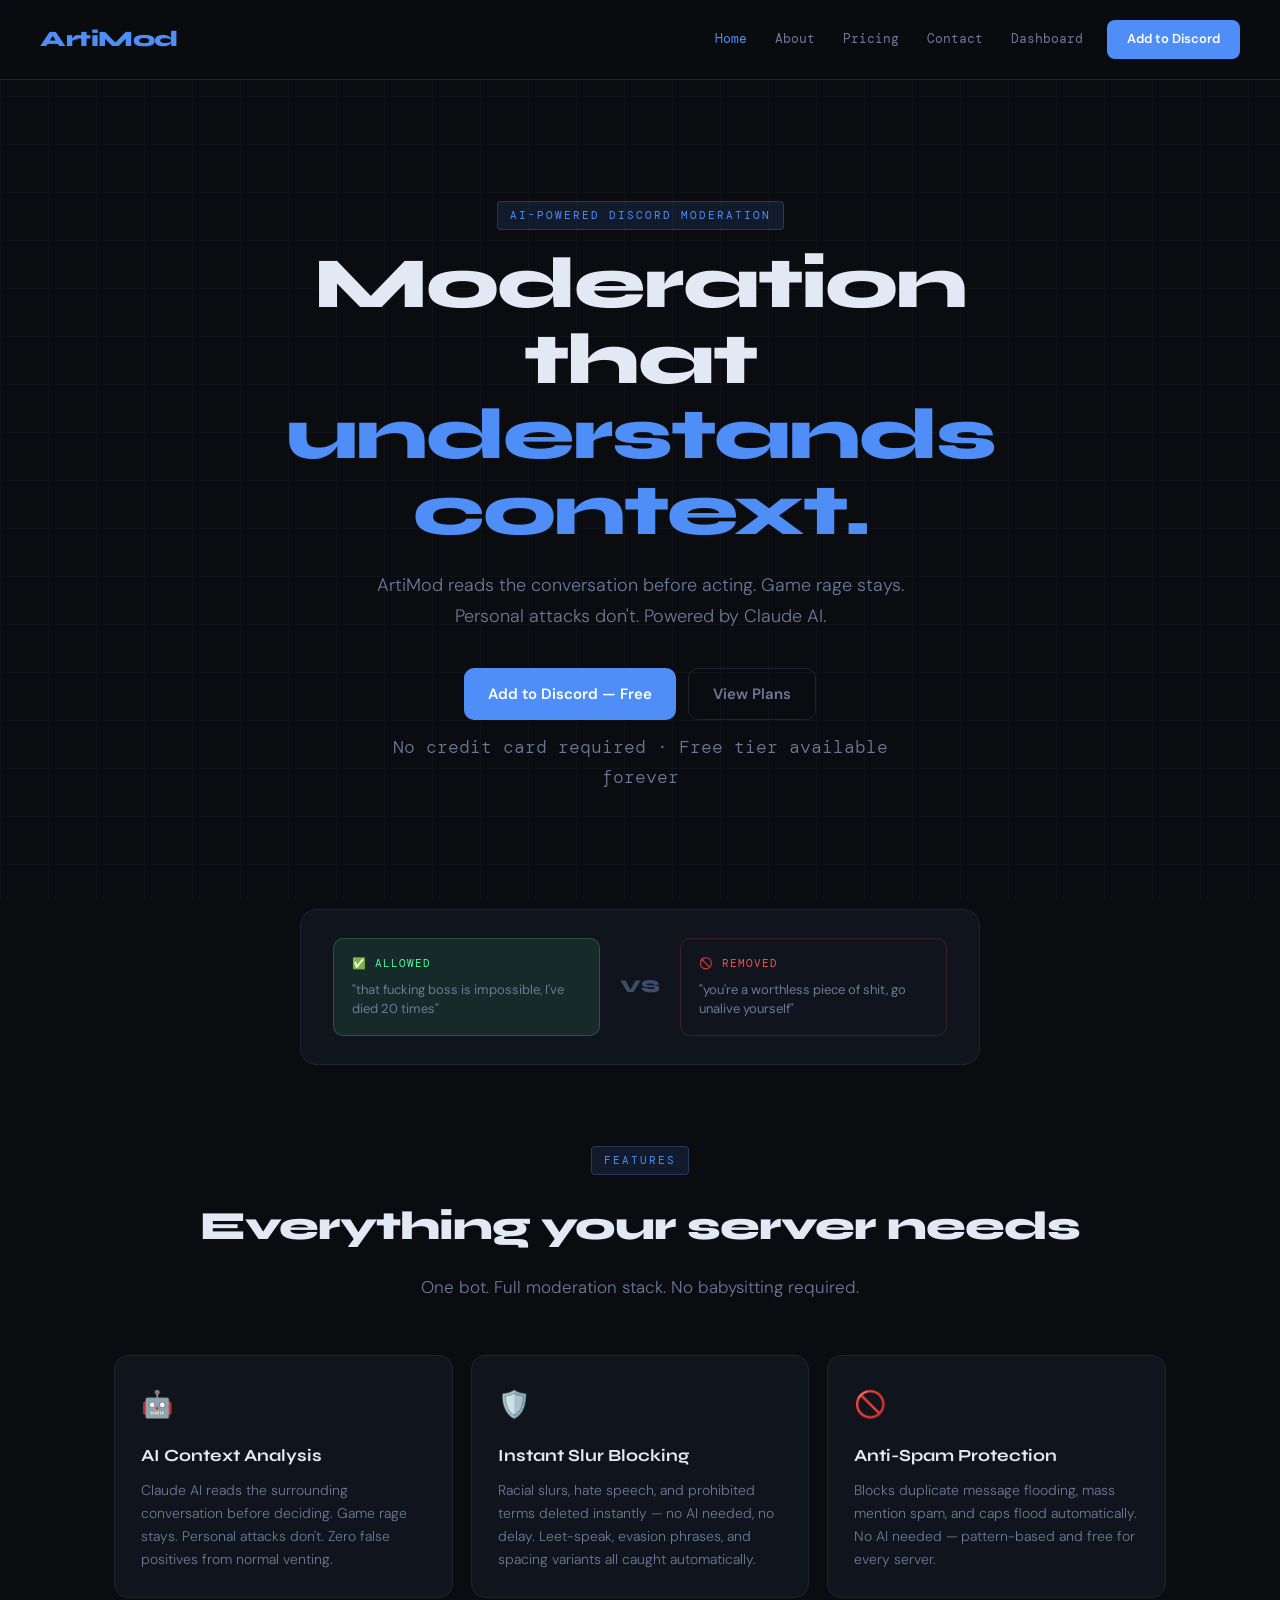
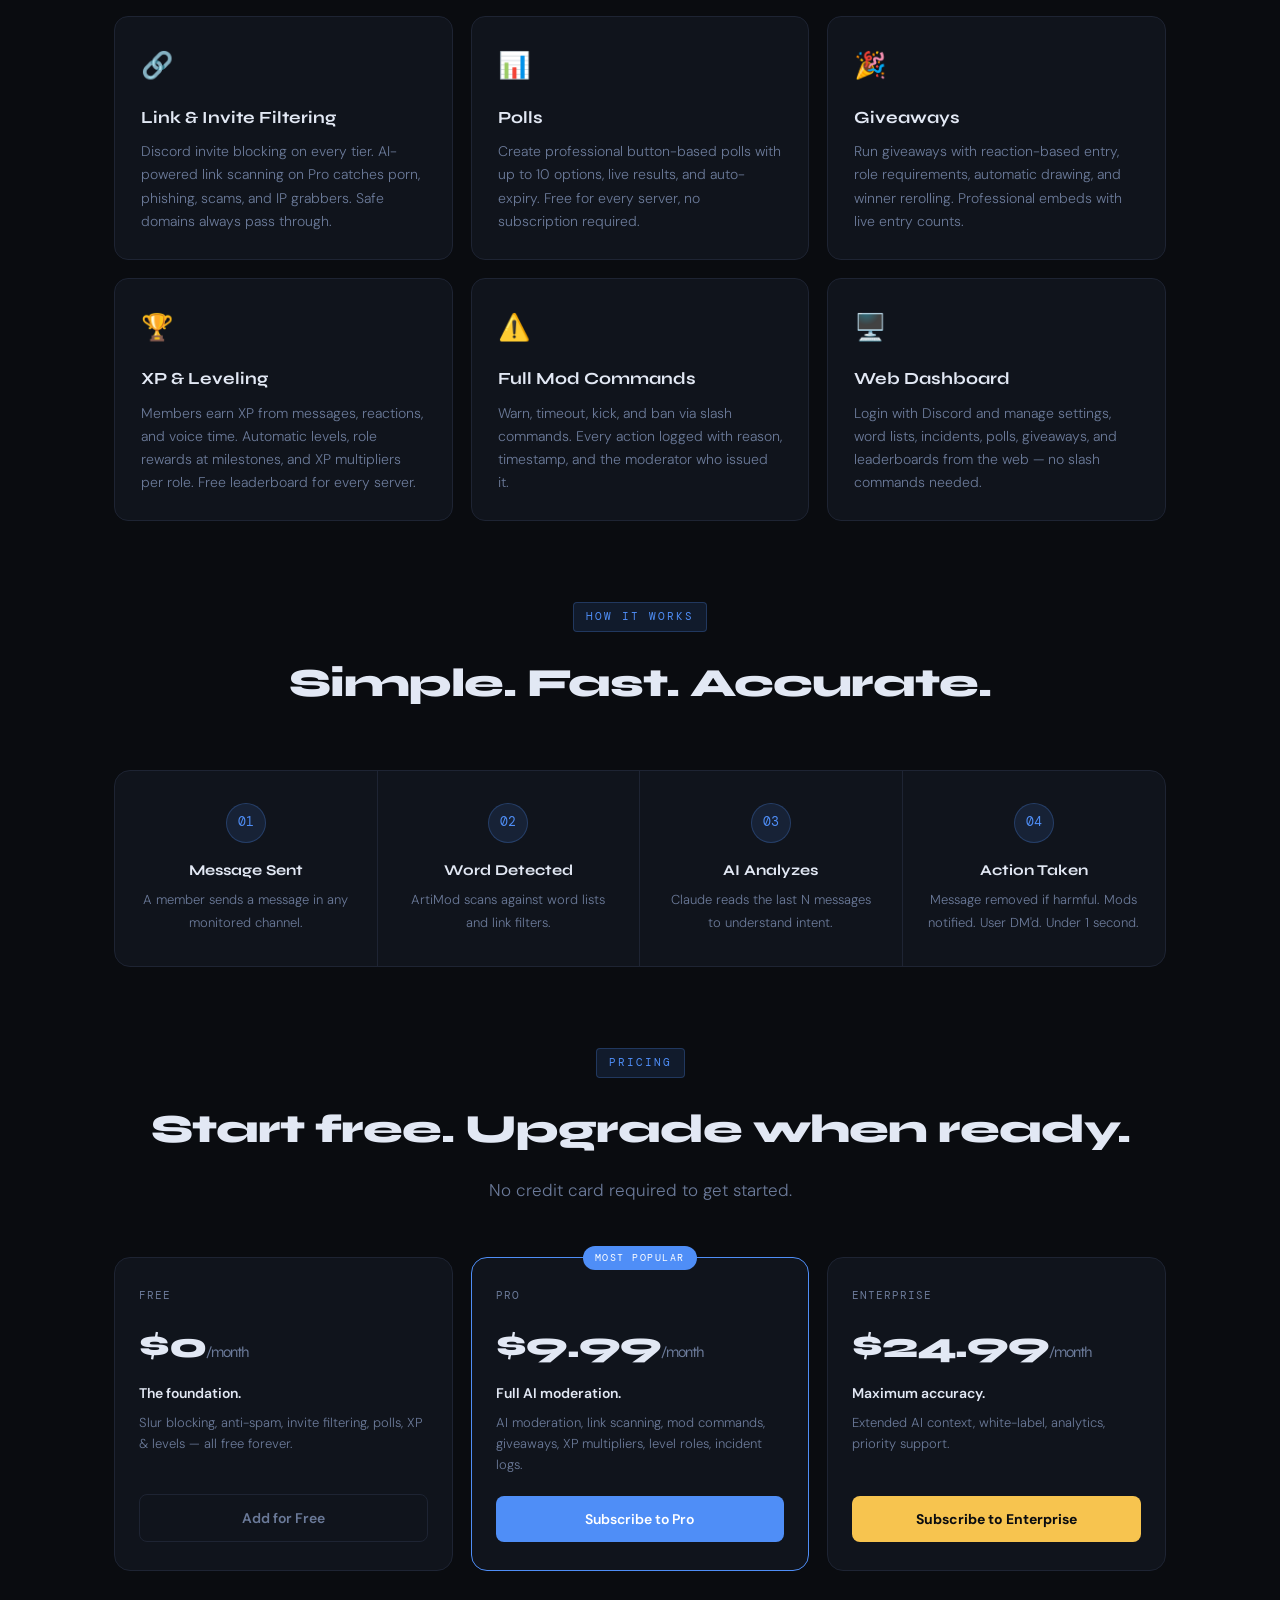
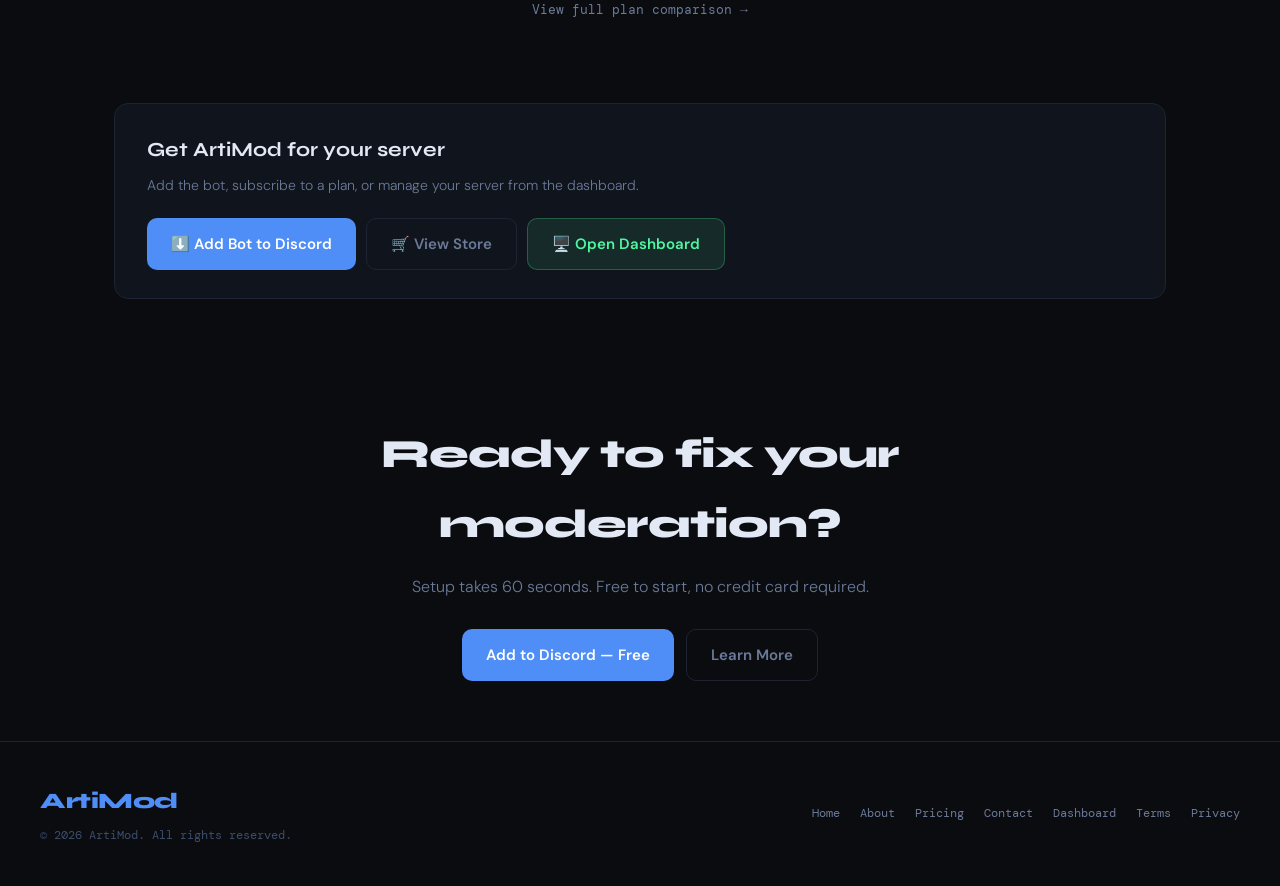
<file: index.html>
<!DOCTYPE html>
<html lang="en">
<head>
  <meta charset="UTF-8">
  <meta name="viewport" content="width=device-width, initial-scale=1.0">
  <title>ArtiMod — AI-Powered Discord Moderation</title>
  <meta name="description" content="Context-aware Discord moderation powered by Claude AI. Game rage stays. Personal attacks don't.">
  <link rel="preconnect" href="https://fonts.googleapis.com">
  <link rel="preconnect" href="https://fonts.gstatic.com" crossorigin>
  <link href="https://fonts.googleapis.com/css2?family=Syne:wght@400;600;700;800&family=DM+Mono:wght@400;500&family=DM+Sans:wght@300;400;500;600&display=swap" rel="stylesheet">
  <link rel="stylesheet" href="shared.css">
  <style>
    /* ── Hero ── */
    .hero{position:relative;z-index:1;text-align:center;padding:120px 24px 80px;max-width:860px;margin:0 auto;}
    .hero h1{font-family:'Syne',sans-serif;font-size:clamp(38px,7vw,72px);font-weight:800;line-height:1.05;letter-spacing:-2px;margin-bottom:22px;}
    .hero h1 span{color:var(--accent);}
    .hero p{font-size:18px;color:var(--muted);font-weight:300;max-width:540px;margin:0 auto 36px;line-height:1.7;}
    .hero-btns{display:flex;gap:12px;justify-content:center;flex-wrap:wrap;margin-bottom:12px;}
    .hero-sub{font-size:12px;color:var(--dim);font-family:'DM Mono',monospace;}
    /* ── Context banner ── */
    .ctx-banner{position:relative;z-index:1;max-width:680px;margin:0 auto 80px;background:var(--surface);border:1px solid var(--border);border-radius:16px;padding:28px 32px;display:grid;grid-template-columns:1fr auto 1fr;gap:20px;align-items:center;}
    .ctx-example{padding:16px 18px;border-radius:10px;font-size:14px;line-height:1.5;}
    .ctx-good{background:var(--green-dim);border:1px solid rgba(79,247,160,.2);}
    .ctx-bad {background:var(--red-dim); border:1px solid rgba(247,79,79,.2);}
    .ctx-label-good{color:var(--green);font-family:'DM Mono',monospace;font-size:11px;letter-spacing:1px;text-transform:uppercase;margin-bottom:8px;}
    .ctx-label-bad {color:var(--red); font-family:'DM Mono',monospace;font-size:11px;letter-spacing:1px;text-transform:uppercase;margin-bottom:8px;}
    .ctx-text{color:var(--muted);font-size:13px;}
    .ctx-vs{text-align:center;font-family:'Syne',sans-serif;font-size:18px;font-weight:800;color:var(--dim);}
    /* ── Features ── */
    .feat-grid{display:grid;grid-template-columns:repeat(auto-fit,minmax(300px,1fr));gap:18px;}
    .feat-card{background:var(--surface);border:1px solid var(--border);border-radius:14px;padding:26px;transition:border-color .2s,transform .2s;}
    .feat-card:hover{border-color:var(--accent-glow);transform:translateY(-2px);}
    .feat-icon{font-size:26px;margin-bottom:14px;}
    .feat-card h3{font-family:'Syne',sans-serif;font-size:17px;font-weight:700;margin-bottom:8px;}
    .feat-card p{color:var(--muted);font-size:14px;font-weight:300;line-height:1.65;}
    /* ── How it works ── */
    .how-grid{display:grid;grid-template-columns:repeat(auto-fit,minmax(200px,1fr));gap:0;background:var(--surface);border:1px solid var(--border);border-radius:16px;overflow:hidden;}
    .how-step{padding:32px 24px;text-align:center;border-right:1px solid var(--border);}
    .how-step:last-child{border-right:none;}
    .step-num{width:40px;height:40px;border-radius:50%;background:var(--accent-dim);border:1px solid var(--accent-glow);display:flex;align-items:center;justify-content:center;margin:0 auto 14px;font-family:'DM Mono',monospace;font-size:13px;color:var(--accent);}
    .how-step h3{font-family:'Syne',sans-serif;font-size:15px;font-weight:700;margin-bottom:6px;}
    .how-step p{color:var(--muted);font-size:13px;font-weight:300;}
    /* ── CTA ── */
    .cta-section{position:relative;z-index:1;text-align:center;padding:60px 24px;max-width:580px;margin:0 auto;}
    .cta-section h2{font-family:'Syne',sans-serif;font-size:clamp(26px,4vw,40px);font-weight:800;letter-spacing:-1px;margin-bottom:14px;}
    .cta-section p{color:var(--muted);font-size:16px;margin-bottom:28px;font-weight:300;}
    /* ── Pricing preview ── */
    .price-grid{display:grid;grid-template-columns:repeat(3,1fr);gap:18px;margin-bottom:24px;}
    .price-card{background:var(--surface);border:1px solid var(--border);border-radius:16px;padding:28px 24px;position:relative;display:flex;flex-direction:column;}
    .price-card.featured{border-color:var(--accent);}
    .featured-badge{position:absolute;top:-12px;left:50%;transform:translateX(-50%);background:var(--accent);color:#fff;font-family:'DM Mono',monospace;font-size:10px;letter-spacing:1.5px;text-transform:uppercase;padding:3px 12px;border-radius:20px;white-space:nowrap;}
    .price-tier{font-family:'DM Mono',monospace;font-size:11px;letter-spacing:1px;text-transform:uppercase;color:var(--muted);margin-bottom:8px;}
    .price-amount{font-family:'Syne',sans-serif;font-size:36px;font-weight:800;letter-spacing:-1px;margin-bottom:4px;}
    .price-amount span{font-size:15px;color:var(--muted);font-weight:400;}
    .price-tagline{font-size:14px;font-weight:600;margin-bottom:8px;}
    .price-desc{color:var(--muted);font-size:13px;font-weight:300;margin-bottom:20px;line-height:1.6;flex-grow:1;}
    .price-btn{display:block;text-align:center;padding:11px;border-radius:8px;font-weight:600;font-size:14px;text-decoration:none;transition:all .2s;margin-top:auto;}
    .price-btn-primary{background:var(--accent);color:#fff;}
    .price-btn-primary:hover{opacity:.88;}
    .price-btn-outline{border:1px solid var(--border);color:var(--muted);}
    .price-btn-outline:hover{border-color:var(--accent);color:var(--accent);}
    .price-btn-yellow{background:var(--yellow);color:#0a0c10;font-weight:700;}
    .price-btn-yellow:hover{opacity:.88;}
    .pricing-note{text-align:center;margin-top:10px;}
    .pricing-note a{font-family:'DM Mono',monospace;font-size:13px;color:var(--muted);text-decoration:none;}
    .pricing-note a:hover{color:var(--accent);}
    /* Download bar */
    .download-bar{position:relative;z-index:1;max-width:1100px;margin:0 auto;padding:0 24px 60px;}
    .download-banner{background:var(--surface);border:1px solid var(--border);border-radius:14px;padding:28px 32px;display:flex;align-items:center;justify-content:space-between;gap:20px;flex-wrap:wrap;}
    .download-banner-text h3{font-family:'Syne',sans-serif;font-size:20px;font-weight:700;margin-bottom:6px;}
    .download-banner-text p{color:var(--muted);font-size:14px;font-weight:300;}
    .download-btns{display:flex;gap:10px;flex-wrap:wrap;}
    @media(max-width:900px){.price-grid{grid-template-columns:1fr;max-width:380px;margin-left:auto;margin-right:auto;}.ctx-banner{grid-template-columns:1fr;}.ctx-vs{display:none;}.how-grid{grid-template-columns:1fr 1fr;}.how-step{border-bottom:1px solid var(--border);border-right:none;}.how-step:last-child,.how-step:nth-last-child(-n+2){border-bottom:none;}.download-banner{flex-direction:column;text-align:center;}}
  </style>
</head>
<body>

<nav>
  <a href="index.html" class="logo">ArtiMod</a>
  <div class="nav-links">
    <a href="index.html" class="active">Home</a>
    <a href="about.html">About</a>
    <a href="pricing.html">Pricing</a>
    <a href="contact.html">Contact</a>
    <a href="dashboard.html">Dashboard</a>
    <a href="https://discord.com/application-directory/1484932978357436578/store" class="nav-cta" target="_blank" rel="noopener noreferrer">Add to Discord</a>
  </div>
</nav>

<!-- Hero -->
<div class="hero">
  <div class="tag-label">AI-Powered Discord Moderation</div>
  <h1>Moderation that<br><span>understands context.</span></h1>
  <p>ArtiMod reads the conversation before acting. Game rage stays. Personal attacks don't. Powered by Claude AI.</p>
  <div class="hero-btns">
    <a href="https://discord.com/application-directory/1484932978357436578/store" class="btn btn-primary" target="_blank" rel="noopener noreferrer">Add to Discord — Free</a>
    <a href="pricing.html" class="btn btn-outline">View Plans</a>
  </div>
  <p class="hero-sub">No credit card required · Free tier available forever</p>
</div>

<!-- Context example -->
<div class="ctx-banner">
  <div class="ctx-example ctx-good">
    <div class="ctx-label-good">✅ Allowed</div>
    <div class="ctx-text">"that fucking boss is impossible, I've died 20 times"</div>
  </div>
  <div class="ctx-vs">VS</div>
  <div class="ctx-example ctx-bad">
    <div class="ctx-label-bad">🚫 Removed</div>
    <div class="ctx-text">"you're a worthless piece of shit, go unalive yourself"</div>
  </div>
</div>

<!-- Features -->
<div class="section">
  <div class="section-header">
    <div class="tag-label">Features</div>
    <h2>Everything your server needs</h2>
    <p>One bot. Full moderation stack. No babysitting required.</p>
  </div>
  <div class="feat-grid">
    <div class="feat-card">
      <div class="feat-icon">🤖</div>
      <h3>AI Context Analysis</h3>
      <p>Claude AI reads the surrounding conversation before deciding. Game rage stays. Personal attacks don't. Zero false positives from normal venting.</p>
    </div>
    <div class="feat-card">
      <div class="feat-icon">🛡️</div>
      <h3>Instant Slur Blocking</h3>
      <p>Racial slurs, hate speech, and prohibited terms deleted instantly — no AI needed, no delay. Leet-speak, evasion phrases, and spacing variants all caught automatically.</p>
    </div>
    <div class="feat-card">
      <div class="feat-icon">🚫</div>
      <h3>Anti-Spam Protection</h3>
      <p>Blocks duplicate message flooding, mass mention spam, and caps flood automatically. No AI needed — pattern-based and free for every server.</p>
    </div>
    <div class="feat-card">
      <div class="feat-icon">🔗</div>
      <h3>Link &amp; Invite Filtering</h3>
      <p>Discord invite blocking on every tier. AI-powered link scanning on Pro catches porn, phishing, scams, and IP grabbers. Safe domains always pass through.</p>
    </div>
    <div class="feat-card">
      <div class="feat-icon">📊</div>
      <h3>Polls</h3>
      <p>Create professional button-based polls with up to 10 options, live results, and auto-expiry. Free for every server, no subscription required.</p>
    </div>
    <div class="feat-card">
      <div class="feat-icon">🎉</div>
      <h3>Giveaways</h3>
      <p>Run giveaways with reaction-based entry, role requirements, automatic drawing, and winner rerolling. Professional embeds with live entry counts.</p>
    </div>
    <div class="feat-card">
      <div class="feat-icon">🏆</div>
      <h3>XP &amp; Leveling</h3>
      <p>Members earn XP from messages, reactions, and voice time. Automatic levels, role rewards at milestones, and XP multipliers per role. Free leaderboard for every server.</p>
    </div>
    <div class="feat-card">
      <div class="feat-icon">⚠️</div>
      <h3>Full Mod Commands</h3>
      <p>Warn, timeout, kick, and ban via slash commands. Every action logged with reason, timestamp, and the moderator who issued it.</p>
    </div>
    <div class="feat-card">
      <div class="feat-icon">🖥️</div>
      <h3>Web Dashboard</h3>
      <p>Login with Discord and manage settings, word lists, incidents, polls, giveaways, and leaderboards from the web — no slash commands needed.</p>
    </div>
  </div>
</div>

<!-- How it works -->
<div class="section">
  <div class="section-header">
    <div class="tag-label">How It Works</div>
    <h2>Simple. Fast. Accurate.</h2>
  </div>
  <div class="how-grid">
    <div class="how-step">
      <div class="step-num">01</div>
      <h3>Message Sent</h3>
      <p>A member sends a message in any monitored channel.</p>
    </div>
    <div class="how-step">
      <div class="step-num">02</div>
      <h3>Word Detected</h3>
      <p>ArtiMod scans against word lists and link filters.</p>
    </div>
    <div class="how-step">
      <div class="step-num">03</div>
      <h3>AI Analyzes</h3>
      <p>Claude reads the last N messages to understand intent.</p>
    </div>
    <div class="how-step">
      <div class="step-num">04</div>
      <h3>Action Taken</h3>
      <p>Message removed if harmful. Mods notified. User DM'd. Under 1 second.</p>
    </div>
  </div>
</div>

<!-- Pricing preview -->
<div class="section">
  <div class="section-header">
    <div class="tag-label">Pricing</div>
    <h2>Start free. Upgrade when ready.</h2>
    <p>No credit card required to get started.</p>
  </div>
  <div class="price-grid">
    <div class="price-card">
      <div class="price-tier">Free</div>
      <div class="price-amount">$0<span>/month</span></div>
      <div class="price-tagline">The foundation.</div>
      <div class="price-desc">Slur blocking, anti-spam, invite filtering, polls, XP &amp; levels — all free forever.</div>
      <a href="https://discord.com/application-directory/1484932978357436578/store" class="price-btn price-btn-outline" target="_blank" rel="noopener noreferrer">Add for Free</a>
    </div>
    <div class="price-card featured">
      <div class="featured-badge">Most Popular</div>
      <div class="price-tier">Pro</div>
      <div class="price-amount">$9.99<span>/month</span></div>
      <div class="price-tagline">Full AI moderation.</div>
      <div class="price-desc">AI moderation, link scanning, mod commands, giveaways, XP multipliers, level roles, incident logs.</div>
      <a href="https://discord.com/application-directory/1484932978357436578/store/1485029594380894260" class="price-btn price-btn-primary" target="_blank" rel="noopener noreferrer">Subscribe to Pro</a>
    </div>
    <div class="price-card">
      <div class="price-tier">Enterprise</div>
      <div class="price-amount">$24.99<span>/month</span></div>
      <div class="price-tagline">Maximum accuracy.</div>
      <div class="price-desc">Extended AI context, white-label, analytics, priority support.</div>
      <a href="https://discord.com/application-directory/1484932978357436578/store/1485031626428645567" class="price-btn price-btn-yellow" target="_blank" rel="noopener noreferrer">Subscribe to Enterprise</a>
    </div>
  </div>
  <div class="pricing-note"><a href="pricing.html">View full plan comparison →</a></div>
</div>

<!-- Download + Store bar -->
<div class="download-bar">
  <div class="download-banner">
    <div class="download-banner-text">
      <h3>Get ArtiMod for your server</h3>
      <p>Add the bot, subscribe to a plan, or manage your server from the dashboard.</p>
    </div>
    <div class="download-btns">
      <a href="https://discord.com/oauth2/authorize?client_id=1484932978357436578&permissions=1099780189254&integration_type=0&scope=bot+applications.commands"
         class="btn btn-primary" target="_blank" rel="noopener noreferrer">
        ⬇️ Add Bot to Discord
      </a>
      <a href="https://discord.com/application-directory/1484932978357436578/store"
         class="btn btn-outline" target="_blank" rel="noopener noreferrer">
        🛒 View Store
      </a>
      <a href="https://dashboard.artimod.org"
         class="btn btn-green" target="_blank" rel="noopener noreferrer">
        🖥️ Open Dashboard
      </a>
    </div>
  </div>
</div>

<!-- CTA -->
<div class="cta-section">
  <h2>Ready to fix your moderation?</h2>
  <p>Setup takes 60 seconds. Free to start, no credit card required.</p>
  <div style="display:flex;gap:12px;justify-content:center;flex-wrap:wrap;">
    <a href="https://discord.com/oauth2/authorize?client_id=1484932978357436578&permissions=1099780189254&integration_type=0&scope=bot+applications.commands" class="btn btn-primary" target="_blank" rel="noopener noreferrer">Add to Discord — Free</a>
    <a href="about.html" class="btn btn-outline">Learn More</a>
  </div>
</div>

<footer>
  <div class="footer-left">
    <a href="index.html" class="logo">ArtiMod</a>
    <p>© 2026 ArtiMod. All rights reserved.</p>
  </div>
  <div class="footer-links">
    <a href="index.html">Home</a>
    <a href="about.html">About</a>
    <a href="pricing.html">Pricing</a>
    <a href="contact.html">Contact</a>
    <a href="dashboard.html">Dashboard</a>
    <a href="tos.html">Terms</a>
    <a href="privacy.html">Privacy</a>
  </div>
</footer>

</body>
</html>
</file>
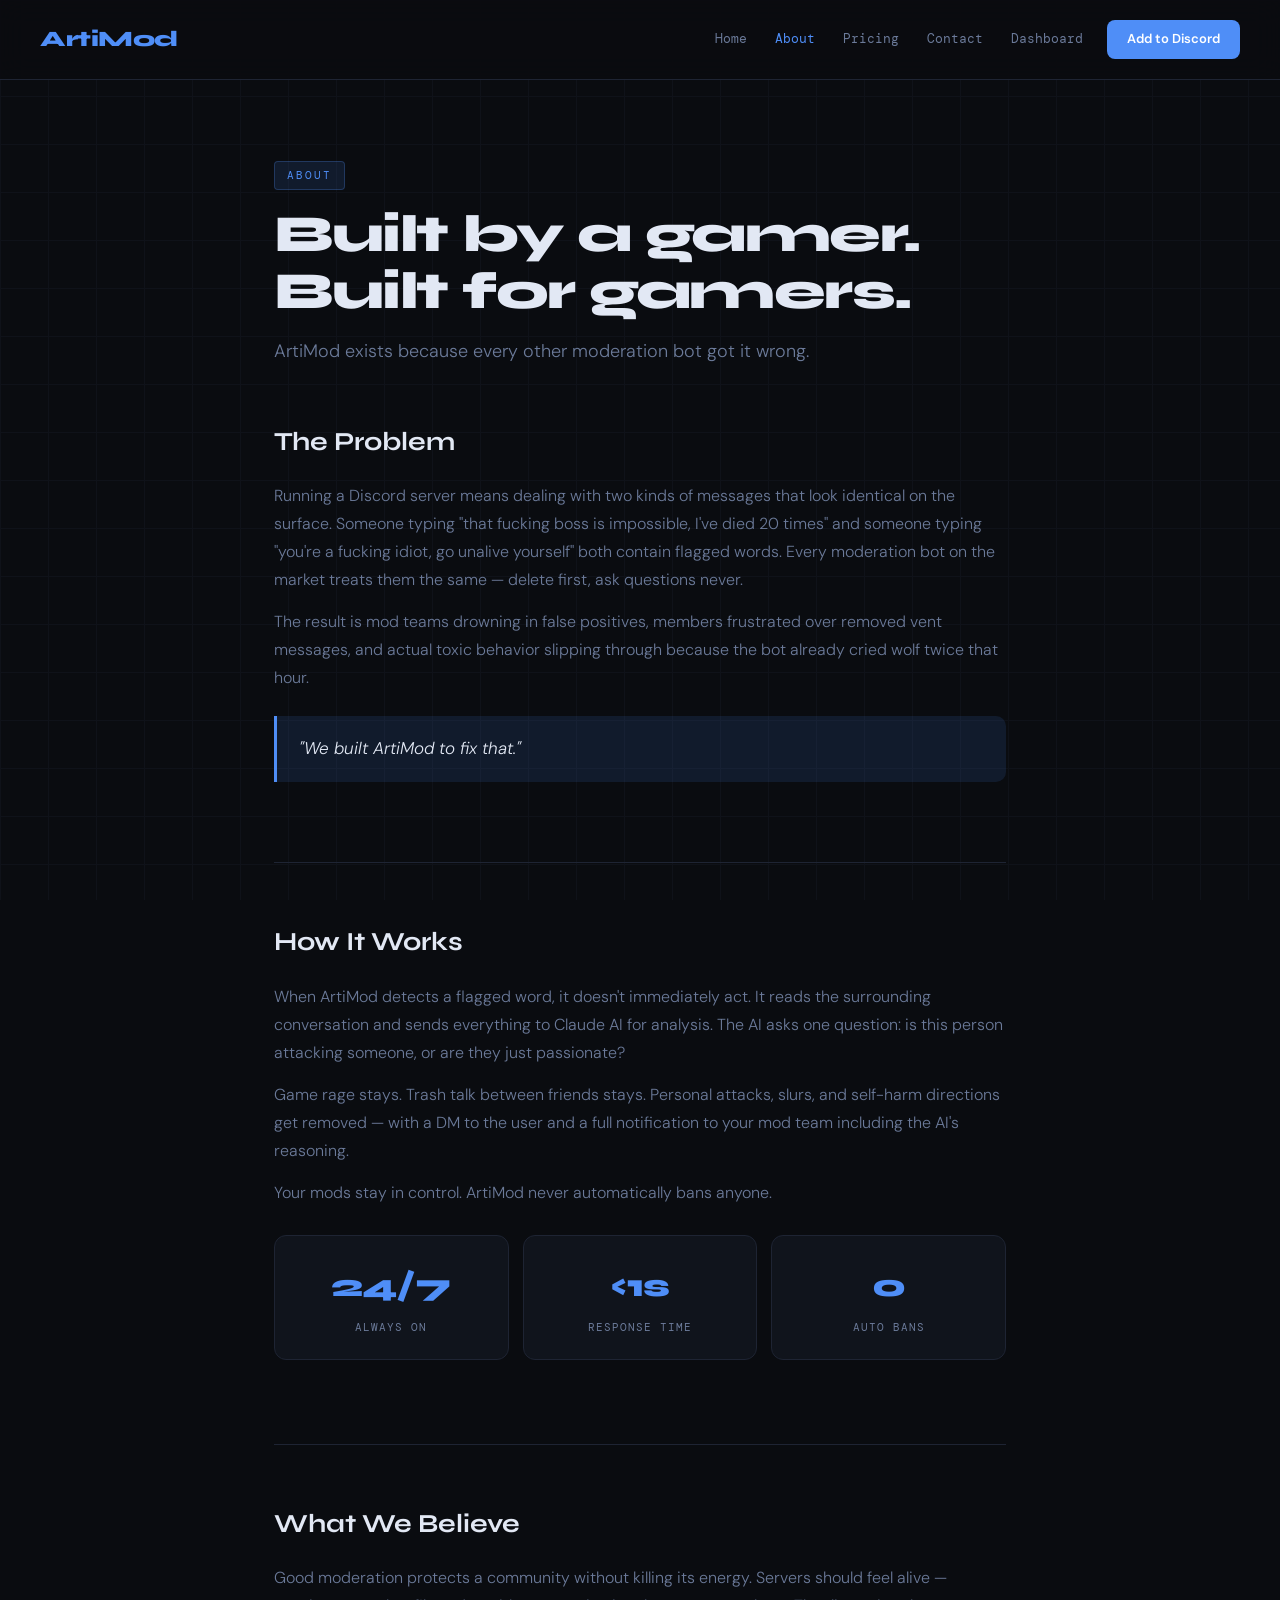
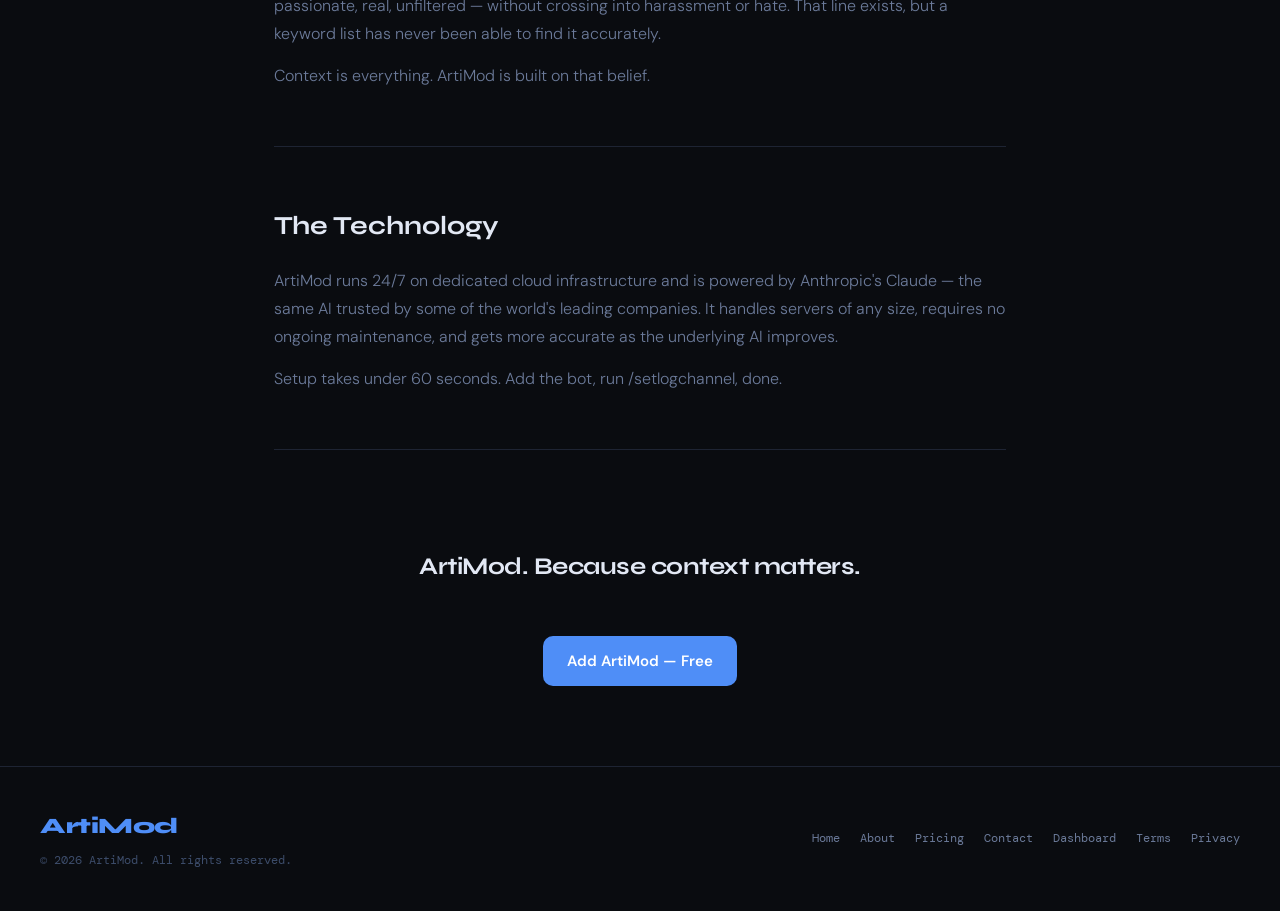
<file: about.html>
<!DOCTYPE html>
<html lang="en">
<head>
  <meta charset="UTF-8">
  <meta name="viewport" content="width=device-width, initial-scale=1.0">
  <title>About — ArtiMod</title>
  <link rel="preconnect" href="https://fonts.googleapis.com">
  <link rel="preconnect" href="https://fonts.gstatic.com" crossorigin>
  <link href="https://fonts.googleapis.com/css2?family=Syne:wght@400;600;700;800&family=DM+Mono:wght@400;500&family=DM+Sans:wght@300;400;500;600&display=swap" rel="stylesheet">
  <link rel="stylesheet" href="shared.css">
  <style>
    .page-header{padding:80px 0 52px;}
    .page-header h1{font-family:'Syne',sans-serif;font-size:clamp(36px,6vw,52px);font-weight:800;line-height:1.1;letter-spacing:-1.5px;margin-bottom:16px;}
    .lead{font-size:18px;color:var(--muted);font-weight:300;line-height:1.7;}
    .about-section{margin-bottom:56px;padding-bottom:56px;border-bottom:1px solid var(--border);}
    .about-section:last-of-type{border-bottom:none;}
    .about-section h2{font-family:'Syne',sans-serif;font-size:26px;font-weight:700;margin-bottom:18px;}
    .about-section p{color:var(--muted);font-weight:300;margin-bottom:14px;}
    .about-section p:last-child{margin-bottom:0;}
    .callout{border-left:3px solid var(--accent);background:var(--accent-dim);padding:18px 22px;border-radius:0 10px 10px 0;margin:24px 0;}
    .callout p{margin:0;font-size:17px;color:var(--text);font-style:italic;font-weight:300;}
    .stat-row{display:grid;grid-template-columns:repeat(3,1fr);gap:14px;margin:28px 0;}
    .stat-box{background:var(--surface);border:1px solid var(--border);border-radius:12px;padding:22px;text-align:center;}
    .stat-num{font-family:'Syne',sans-serif;font-size:32px;font-weight:800;color:var(--accent);letter-spacing:-1px;}
    .stat-lbl{font-family:'DM Mono',monospace;font-size:11px;color:var(--muted);letter-spacing:1px;text-transform:uppercase;margin-top:4px;}
    .closing{font-family:'Syne',sans-serif;font-size:24px;font-weight:700;text-align:center;padding:40px 0;letter-spacing:-.5px;}
    @media(max-width:600px){.stat-row{grid-template-columns:1fr;}}
  </style>
</head>
<body>
<nav>
  <a href="index.html" class="logo">ArtiMod</a>
  <div class="nav-links">
    <a href="index.html">Home</a>
    <a href="about.html" class="active">About</a>
    <a href="pricing.html">Pricing</a>
    <a href="contact.html">Contact</a>
    <a href="dashboard.html">Dashboard</a>
    <a href="https://discord.com/application-directory/1484932978357436578/store" class="nav-cta" target="_blank" rel="noopener noreferrer">Add to Discord</a>
  </div>
</nav>
<div class="wrap-narrow">
  <div class="page-header">
    <div class="tag-label">About</div>
    <h1>Built by a gamer.<br>Built for gamers.</h1>
    <p class="lead">ArtiMod exists because every other moderation bot got it wrong.</p>
  </div>
  <div class="about-section">
    <h2>The Problem</h2>
    <p>Running a Discord server means dealing with two kinds of messages that look identical on the surface. Someone typing "that fucking boss is impossible, I've died 20 times" and someone typing "you're a fucking idiot, go unalive yourself" both contain flagged words. Every moderation bot on the market treats them the same — delete first, ask questions never.</p>
    <p>The result is mod teams drowning in false positives, members frustrated over removed vent messages, and actual toxic behavior slipping through because the bot already cried wolf twice that hour.</p>
    <div class="callout"><p>"We built ArtiMod to fix that."</p></div>
  </div>
  <div class="about-section">
    <h2>How It Works</h2>
    <p>When ArtiMod detects a flagged word, it doesn't immediately act. It reads the surrounding conversation and sends everything to Claude AI for analysis. The AI asks one question: is this person attacking someone, or are they just passionate?</p>
    <p>Game rage stays. Trash talk between friends stays. Personal attacks, slurs, and self-harm directions get removed — with a DM to the user and a full notification to your mod team including the AI's reasoning.</p>
    <p>Your mods stay in control. ArtiMod never automatically bans anyone.</p>
    <div class="stat-row">
      <div class="stat-box"><div class="stat-num">24/7</div><div class="stat-lbl">Always On</div></div>
      <div class="stat-box"><div class="stat-num">&lt;1s</div><div class="stat-lbl">Response Time</div></div>
      <div class="stat-box"><div class="stat-num">0</div><div class="stat-lbl">Auto Bans</div></div>
    </div>
  </div>
  <div class="about-section">
    <h2>What We Believe</h2>
    <p>Good moderation protects a community without killing its energy. Servers should feel alive — passionate, real, unfiltered — without crossing into harassment or hate. That line exists, but a keyword list has never been able to find it accurately.</p>
    <p>Context is everything. ArtiMod is built on that belief.</p>
  </div>
  <div class="about-section">
    <h2>The Technology</h2>
    <p>ArtiMod runs 24/7 on dedicated cloud infrastructure and is powered by Anthropic's Claude — the same AI trusted by some of the world's leading companies. It handles servers of any size, requires no ongoing maintenance, and gets more accurate as the underlying AI improves.</p>
    <p>Setup takes under 60 seconds. Add the bot, run /setlogchannel, done.</p>
  </div>
  <div class="closing">ArtiMod. Because context matters.</div>
  <div style="text-align:center;margin-top:8px;">
    <a href="https://discord.com/oauth2/authorize?client_id=1484932978357436578&permissions=1099780189254&integration_type=0&scope=bot+applications.commands" class="btn btn-primary" target="_blank" rel="noopener noreferrer">Add ArtiMod — Free</a>
  </div>
</div>
<footer>
  <div class="footer-left">
    <a href="index.html" class="logo">ArtiMod</a>
    <p>© 2026 ArtiMod. All rights reserved.</p>
  </div>
  <div class="footer-links">
    <a href="index.html">Home</a><a href="about.html">About</a><a href="pricing.html">Pricing</a>
    <a href="contact.html">Contact</a><a href="dashboard.html">Dashboard</a>
    <a href="tos.html">Terms</a><a href="privacy.html">Privacy</a>
  </div>
</footer>
</body>
</html>
</file>
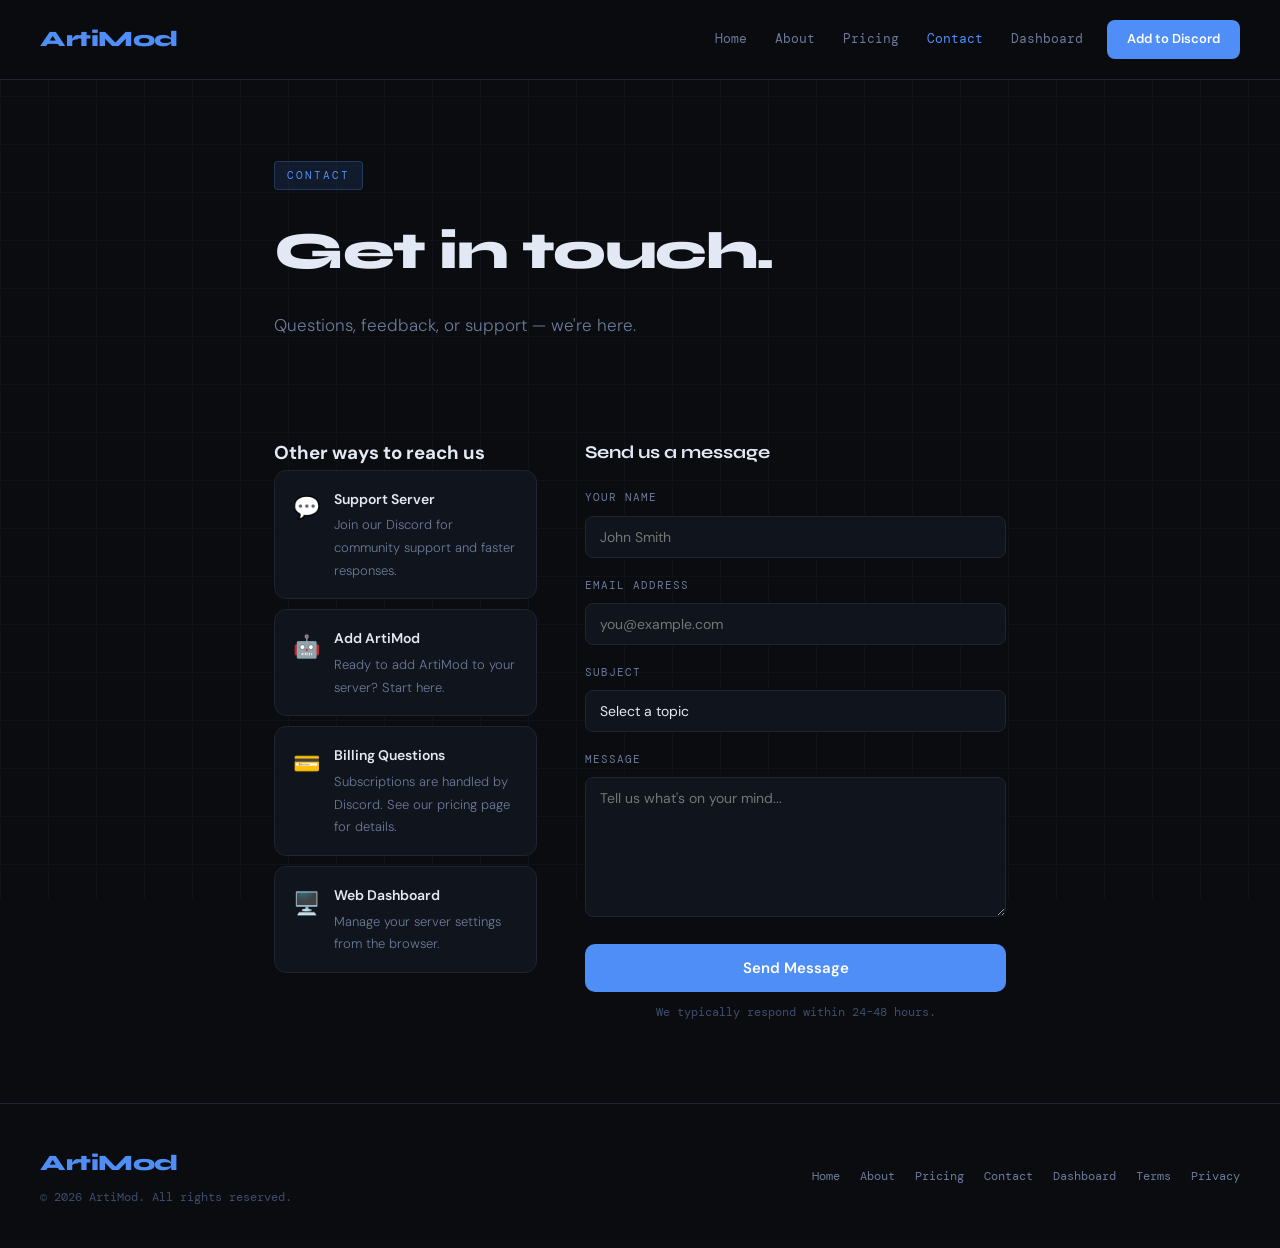
<file: contact.html>
<!DOCTYPE html>
<html lang="en">
<head>
  <meta charset="UTF-8">
  <meta name="viewport" content="width=device-width, initial-scale=1.0">
  <title>Contact — ArtiMod</title>
  <link rel="preconnect" href="https://fonts.googleapis.com">
  <link rel="preconnect" href="https://fonts.gstatic.com" crossorigin>
  <link href="https://fonts.googleapis.com/css2?family=Syne:wght@400;600;700;800&family=DM+Mono:wght@400;500&family=DM+Sans:wght@300;400;500;600&display=swap" rel="stylesheet">
  <link rel="stylesheet" href="shared.css">
  <style>
    .page-header{padding:80px 0 48px;}
    .page-header h1{font-family:'Syne',sans-serif;font-size:clamp(34px,5vw,52px);font-weight:800;letter-spacing:-1.5px;margin-bottom:14px;}
    .page-header p{color:var(--muted);font-size:17px;font-weight:300;}
    .contact-grid{display:grid;grid-template-columns:1fr 1.6fr;gap:48px;margin-top:48px;}
    .contact-options h3{font-family:'Syne',sans-serif;font-size:18px;font-weight:700;margin-bottom:20px;}
    .contact-opt{display:flex;align-items:flex-start;gap:14px;padding:16px 18px;background:var(--surface);border:1px solid var(--border);border-radius:12px;margin-bottom:10px;text-decoration:none;transition:border-color .2s;}
    .contact-opt:hover{border-color:var(--accent-glow);}
    .contact-opt-icon{font-size:22px;flex-shrink:0;margin-top:2px;}
    .contact-opt-text h4{font-size:14px;font-weight:600;color:var(--text);margin-bottom:3px;}
    .contact-opt-text p{font-size:13px;color:var(--muted);font-weight:300;}
    .form-wrap h3{font-family:'Syne',sans-serif;font-size:18px;font-weight:700;margin-bottom:20px;}
    .form-group{margin-bottom:18px;}
    .form-label{display:block;font-family:'DM Mono',monospace;font-size:11px;letter-spacing:1px;text-transform:uppercase;color:var(--muted);margin-bottom:8px;}
    .form-input,.form-select,.form-textarea{width:100%;background:var(--surface);border:1px solid var(--border);border-radius:8px;padding:11px 14px;color:var(--text);font-family:'DM Sans',sans-serif;font-size:14px;transition:border-color .2s;outline:none;resize:vertical;}
    .form-input:focus,.form-select:focus,.form-textarea:focus{border-color:var(--accent);}
    .form-select{appearance:none;cursor:pointer;}
    .form-select option{background:var(--surface);}
    .form-textarea{min-height:140px;}
    .form-submit{width:100%;padding:14px;background:var(--accent);color:#fff;border:none;border-radius:10px;font-family:'DM Sans',sans-serif;font-size:15px;font-weight:600;cursor:pointer;transition:opacity .2s;}
    .form-submit:hover{opacity:.88;}
    .form-submit:disabled{opacity:.5;cursor:not-allowed;}
    .form-note{font-size:12px;color:var(--dim);margin-top:10px;font-family:'DM Mono',monospace;text-align:center;}
    .success-box{display:none;text-align:center;padding:36px;background:var(--green-dim);border:1px solid rgba(79,247,160,.2);border-radius:12px;margin-top:16px;}
    .success-box h3{font-family:'Syne',sans-serif;font-size:22px;font-weight:700;color:var(--green);margin-bottom:8px;}
    .success-box p{color:var(--muted);font-size:14px;font-weight:300;}
    @media(max-width:768px){.contact-grid{grid-template-columns:1fr;gap:32px;}}
  </style>
</head>
<body>

<nav>
  <a href="index.html" class="logo">ArtiMod</a>
  <div class="nav-links">
    <a href="index.html">Home</a>
    <a href="about.html">About</a>
    <a href="pricing.html">Pricing</a>
    <a href="contact.html" class="active">Contact</a>
    <a href="dashboard.html">Dashboard</a>
    <a href="https://discord.com/application-directory/1484932978357436578/store" class="nav-cta" target="_blank" rel="noopener noreferrer">Add to Discord</a>
  </div>
</nav>

<div class="wrap-narrow">
  <div class="page-header">
    <div class="tag-label">Contact</div>
    <h1>Get in touch.</h1>
    <p>Questions, feedback, or support — we're here.</p>
  </div>

  <div class="contact-grid">
    <!-- Left sidebar links -->
    <div>
      <h3>Other ways to reach us</h3>

      <a href="https://discord.gg/uvh2VWcRYR" class="contact-opt" target="_blank" rel="noopener noreferrer">
        <div class="contact-opt-icon">💬</div>
        <div class="contact-opt-text">
          <h4>Support Server</h4>
          <p>Join our Discord for community support and faster responses.</p>
        </div>
      </a>

      <a href="https://discord.com/application-directory/1484932978357436578/store" class="contact-opt" target="_blank" rel="noopener noreferrer">
        <div class="contact-opt-icon">🤖</div>
        <div class="contact-opt-text">
          <h4>Add ArtiMod</h4>
          <p>Ready to add ArtiMod to your server? Start here.</p>
        </div>
      </a>

      <a href="pricing.html" class="contact-opt">
        <div class="contact-opt-icon">💳</div>
        <div class="contact-opt-text">
          <h4>Billing Questions</h4>
          <p>Subscriptions are handled by Discord. See our pricing page for details.</p>
        </div>
      </a>

      <a href="https://dashboard.artimod.org" class="contact-opt" target="_blank" rel="noopener noreferrer">
        <div class="contact-opt-icon">🖥️</div>
        <div class="contact-opt-text">
          <h4>Web Dashboard</h4>
          <p>Manage your server settings from the browser.</p>
        </div>
      </a>
    </div>

    <!-- Right: contact form -->
    <div class="form-wrap">
      <h3>Send us a message</h3>

      <!--
        SETUP: Replace mojkgeov with your actual Formspree form ID.
        Sign up at formspree.io → New Form → copy the 8-char ID.
      -->
      <form id="contact-form" action="https://formspree.io/f/mojkgeov" method="POST" novalidate>

        <!-- Hidden honeypot field — bots fill this, humans don't -->
        <input type="text" name="_gotcha" style="display:none" tabindex="-1" autocomplete="off">

        <div class="form-group">
          <label class="form-label" for="name">Your Name</label>
          <input type="text" id="name" name="name" class="form-input" placeholder="John Smith" required maxlength="100" autocomplete="name">
        </div>

        <div class="form-group">
          <label class="form-label" for="email">Email Address</label>
          <input type="email" id="email" name="email" class="form-input" placeholder="you@example.com" required maxlength="200" autocomplete="email">
        </div>

        <div class="form-group">
          <label class="form-label" for="subject">Subject</label>
          <select id="subject" name="subject" class="form-select" required>
            <option value="" disabled selected>Select a topic</option>
            <option>General Question</option>
            <option>Technical Support</option>
            <option>Billing / Subscription</option>
            <option>Feature Request</option>
            <option>Bug Report</option>
            <option>Partnership / Business</option>
            <option>Other</option>
          </select>
        </div>

        <div class="form-group">
          <label class="form-label" for="message">Message</label>
          <textarea id="message" name="message" class="form-textarea" placeholder="Tell us what's on your mind..." required maxlength="2000"></textarea>
        </div>

        <button type="submit" class="form-submit" id="submit-btn">Send Message</button>
        <p class="form-note">We typically respond within 24–48 hours.</p>
      </form>

      <div class="success-box" id="success-box">
        <h3>✅ Message Sent!</h3>
        <p>Thanks for reaching out. We'll get back to you within 24–48 hours.</p>
      </div>
    </div>
  </div>
</div>

<footer>
  <div class="footer-left">
    <a href="index.html" class="logo">ArtiMod</a>
    <p>© 2026 ArtiMod. All rights reserved.</p>
  </div>
  <div class="footer-links">
    <a href="index.html">Home</a>
    <a href="about.html">About</a>
    <a href="pricing.html">Pricing</a>
    <a href="contact.html">Contact</a>
    <a href="dashboard.html">Dashboard</a>
    <a href="tos.html">Terms</a>
    <a href="privacy.html">Privacy</a>
  </div>
</footer>

<script>
document.getElementById('contact-form').addEventListener('submit', async function(e) {
  e.preventDefault();
  const btn = document.getElementById('submit-btn');
  btn.disabled = true;
  btn.textContent = 'Sending…';

  try {
    const resp = await fetch(this.action, {
      method: 'POST',
      body: new FormData(this),
      headers: { 'Accept': 'application/json' }
    });

    if (resp.ok) {
      this.style.display = 'none';
      document.getElementById('success-box').style.display = 'block';
    } else {
      btn.disabled = false;
      btn.textContent = 'Send Message';
      alert('Failed to send. Please try again or reach out on Discord.');
    }
  } catch {
    btn.disabled = false;
    btn.textContent = 'Send Message';
    alert('Network error. Please try again.');
  }
});
</script>

</body>
</html>
</file>
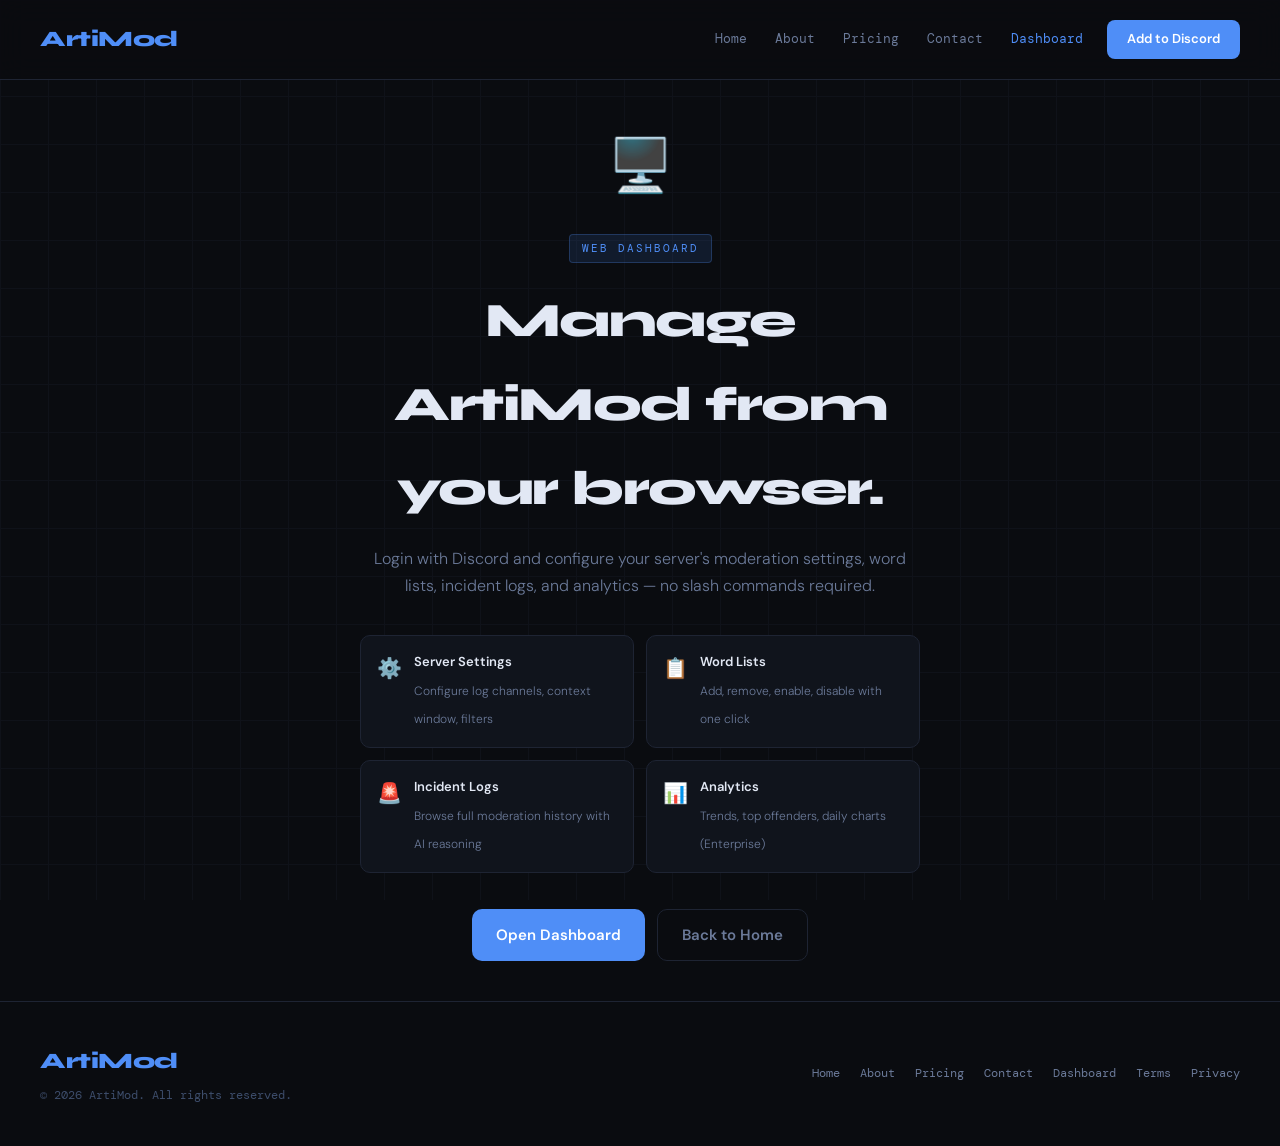
<file: dashboard.html>
<!DOCTYPE html>
<html lang="en">
<head>
  <meta charset="UTF-8">
  <meta name="viewport" content="width=device-width, initial-scale=1.0">
  <title>Dashboard — ArtiMod</title>
  <link rel="preconnect" href="https://fonts.googleapis.com">
  <link rel="preconnect" href="https://fonts.gstatic.com" crossorigin>
  <link href="https://fonts.googleapis.com/css2?family=Syne:wght@400;600;700;800&family=DM+Mono:wght@400;500&family=DM+Sans:wght@300;400;500;600&display=swap" rel="stylesheet">
  <link rel="stylesheet" href="shared.css">
  <style>
    .dash-hero{display:flex;align-items:center;justify-content:center;min-height:calc(100vh - 120px);padding:40px 24px;position:relative;z-index:1;}
    .dash-box{text-align:center;max-width:560px;}
    .dash-box .icon{font-size:52px;margin-bottom:22px;display:block;}
    .dash-box h1{font-family:'Syne',sans-serif;font-size:clamp(32px,5vw,48px);font-weight:800;letter-spacing:-1.5px;margin-bottom:14px;}
    .dash-box p{color:var(--muted);font-size:16px;font-weight:300;line-height:1.7;margin-bottom:36px;}
    .feature-preview{display:grid;grid-template-columns:1fr 1fr;gap:12px;margin-bottom:36px;text-align:left;}
    .fp-item{background:var(--surface);border:1px solid var(--border);border-radius:10px;padding:15px 16px;display:flex;align-items:flex-start;gap:12px;}
    .fp-icon{font-size:20px;flex-shrink:0;}
    .fp-text strong{display:block;font-size:13px;font-weight:600;margin-bottom:2px;}
    .fp-text span{font-size:12px;color:var(--muted);font-weight:300;}
    .dash-btns{display:flex;gap:12px;justify-content:center;flex-wrap:wrap;}
    @media(max-width:500px){.feature-preview{grid-template-columns:1fr;}}
  </style>
</head>
<body>
<nav>
  <a href="index.html" class="logo">ArtiMod</a>
  <div class="nav-links">
    <a href="index.html">Home</a>
    <a href="about.html">About</a>
    <a href="pricing.html">Pricing</a>
    <a href="contact.html">Contact</a>
    <a href="dashboard.html" class="active">Dashboard</a>
    <a href="https://discord.com/application-directory/1484932978357436578/store" class="nav-cta" target="_blank" rel="noopener noreferrer">Add to Discord</a>
  </div>
</nav>

<div class="dash-hero">
  <div class="dash-box">
    <span class="icon">🖥️</span>
    <div class="tag-label">Web Dashboard</div>
    <h1>Manage ArtiMod from your browser.</h1>
    <p>Login with Discord and configure your server's moderation settings, word lists, incident logs, and analytics — no slash commands required.</p>

    <div class="feature-preview">
      <div class="fp-item">
        <div class="fp-icon">⚙️</div>
        <div class="fp-text"><strong>Server Settings</strong><span>Configure log channels, context window, filters</span></div>
      </div>
      <div class="fp-item">
        <div class="fp-icon">📋</div>
        <div class="fp-text"><strong>Word Lists</strong><span>Add, remove, enable, disable with one click</span></div>
      </div>
      <div class="fp-item">
        <div class="fp-icon">🚨</div>
        <div class="fp-text"><strong>Incident Logs</strong><span>Browse full moderation history with AI reasoning</span></div>
      </div>
      <div class="fp-item">
        <div class="fp-icon">📊</div>
        <div class="fp-text"><strong>Analytics</strong><span>Trends, top offenders, daily charts (Enterprise)</span></div>
      </div>
    </div>

    <div class="dash-btns">
      <a href="https://dashboard.artimod.org" class="btn btn-primary" target="_blank" rel="noopener noreferrer">
        Open Dashboard
      </a>
      <a href="index.html" class="btn btn-outline">Back to Home</a>
    </div>
  </div>
</div>

<footer>
  <div class="footer-left">
    <a href="index.html" class="logo">ArtiMod</a>
    <p>© 2026 ArtiMod. All rights reserved.</p>
  </div>
  <div class="footer-links">
    <a href="index.html">Home</a><a href="about.html">About</a><a href="pricing.html">Pricing</a>
    <a href="contact.html">Contact</a><a href="dashboard.html">Dashboard</a>
    <a href="tos.html">Terms</a><a href="privacy.html">Privacy</a>
  </div>
</footer>
</body>
</html>
</file>
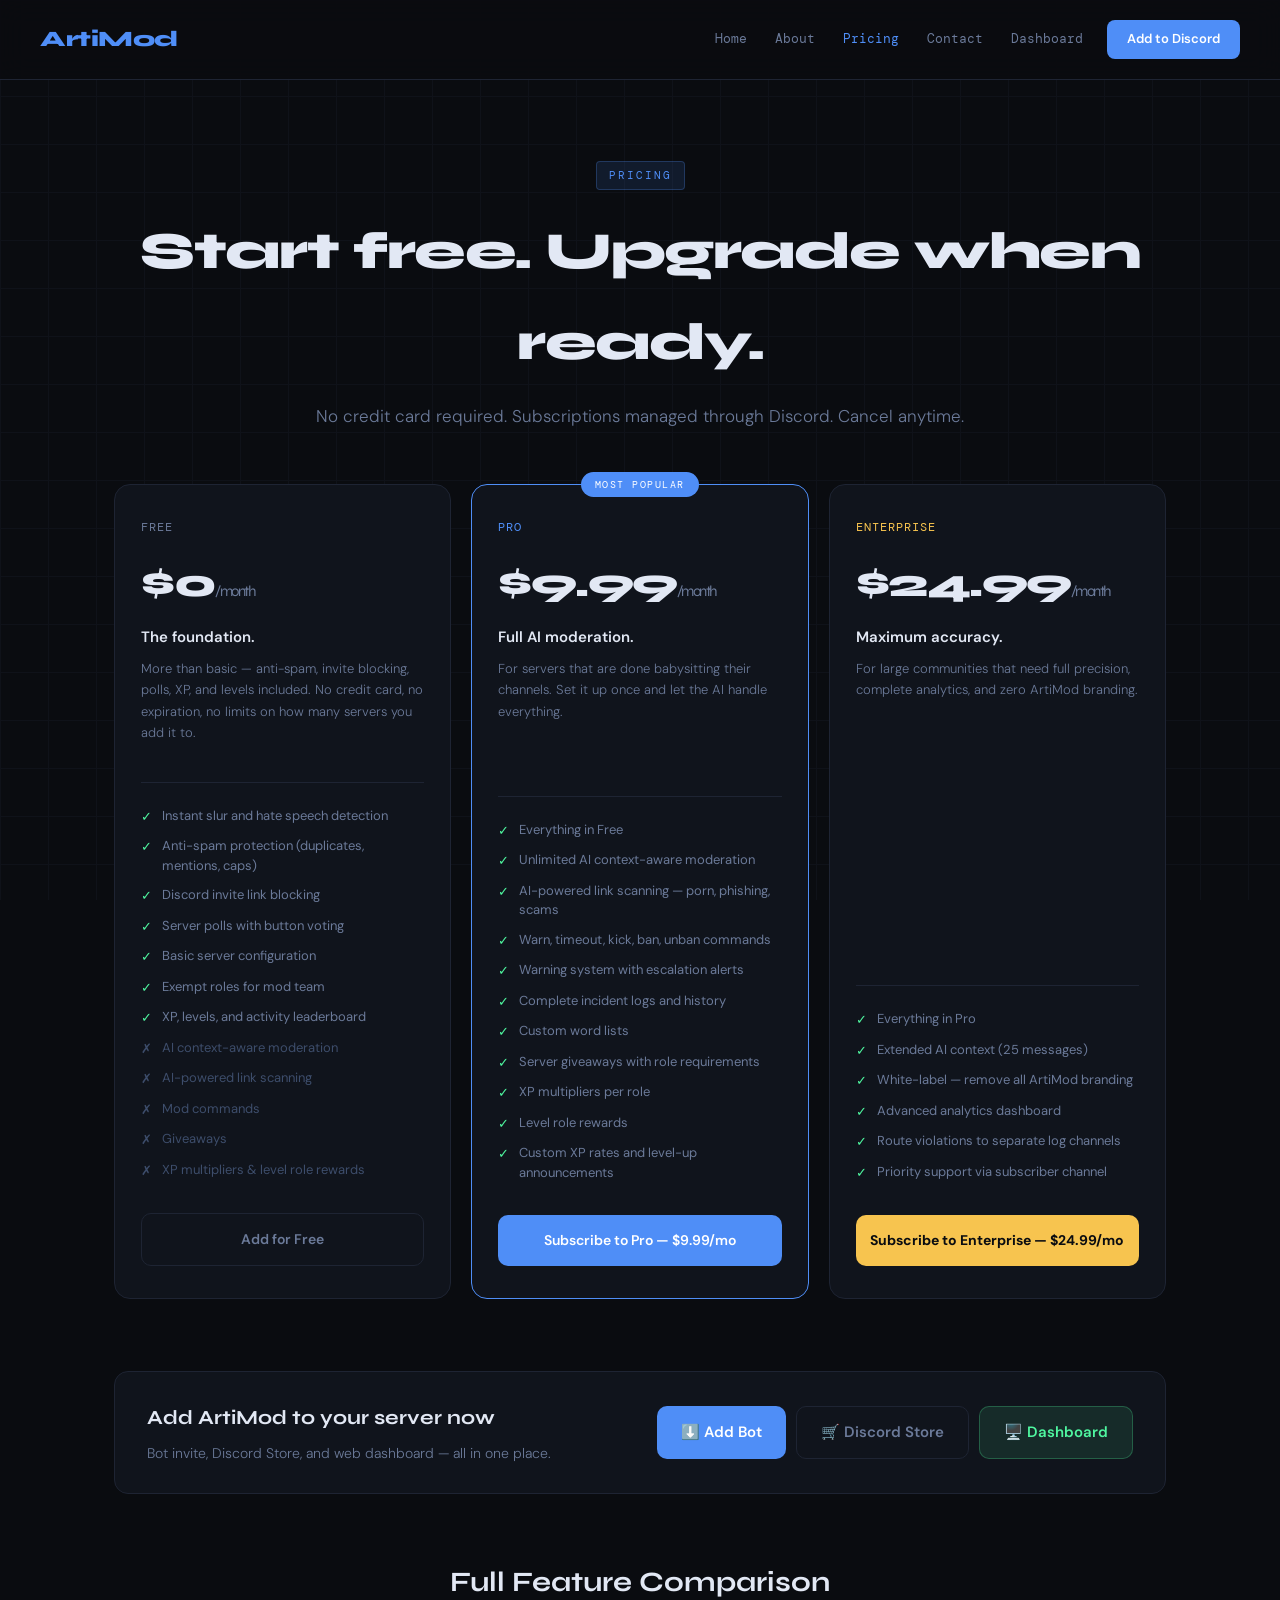
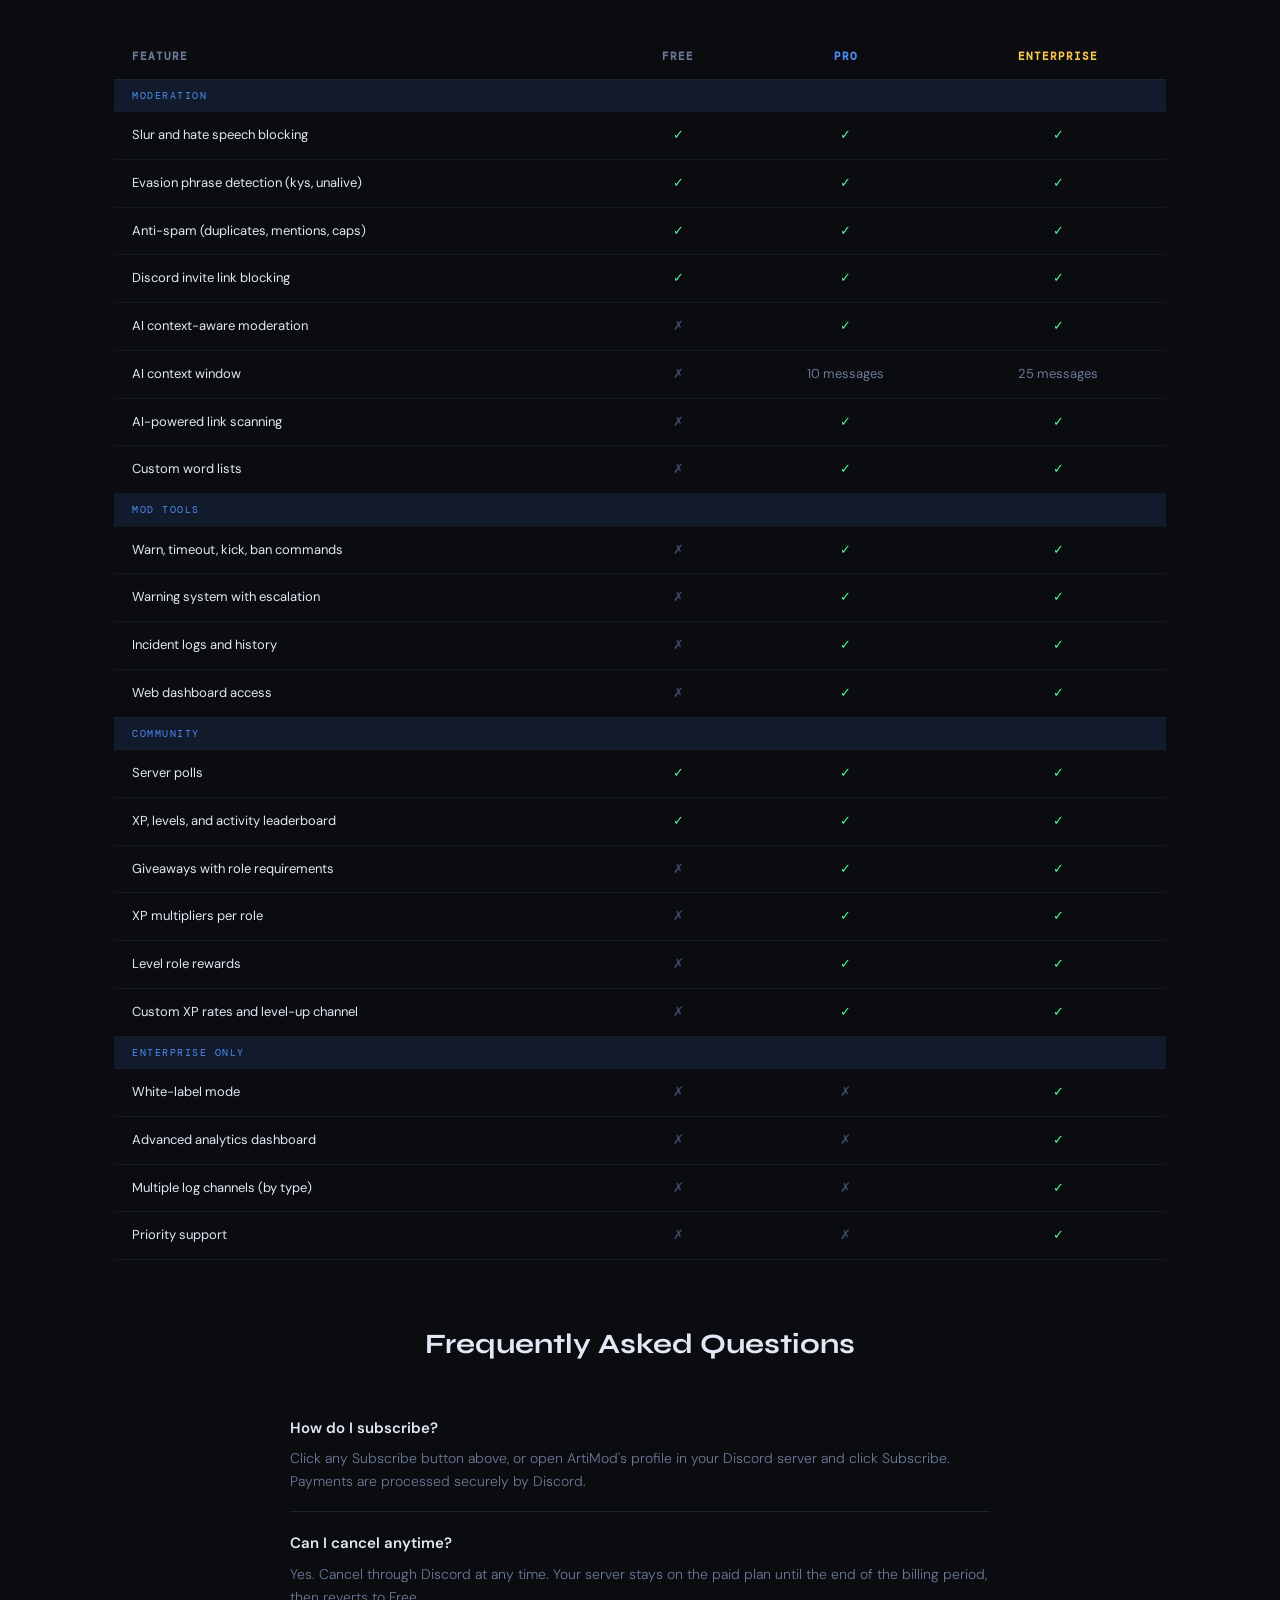
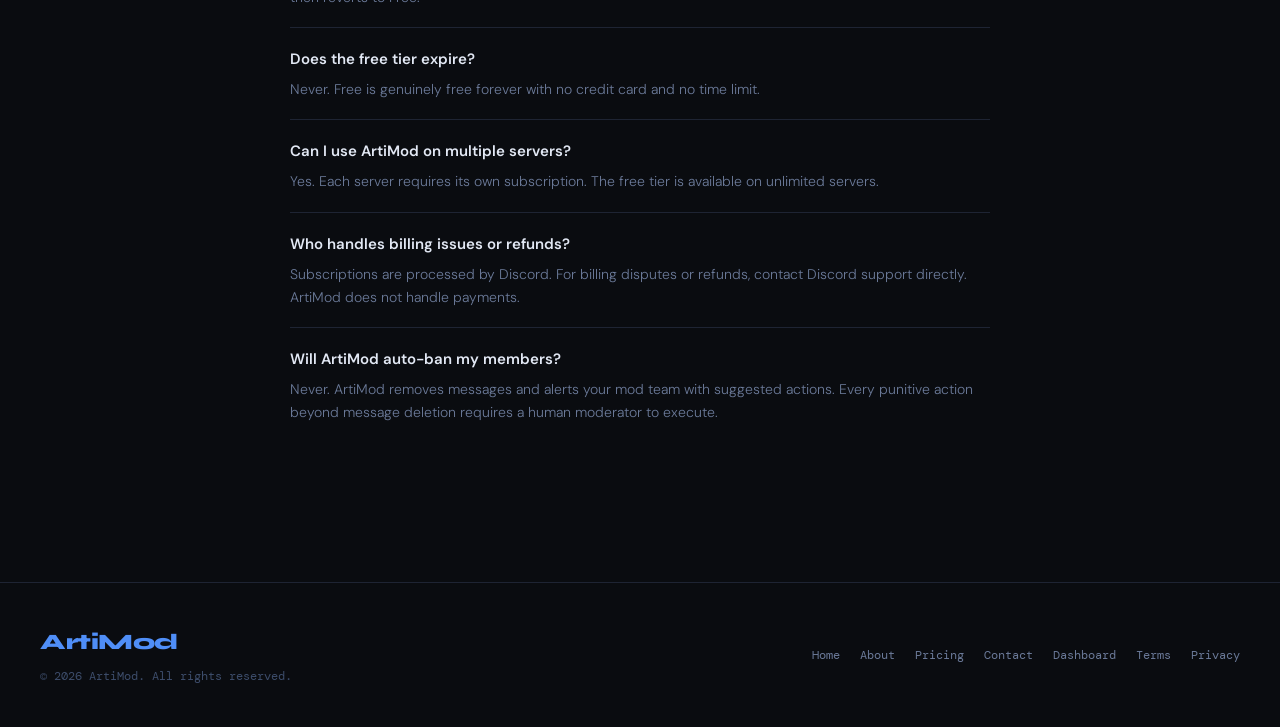
<file: pricing.html>
<!DOCTYPE html>
<html lang="en">
<head>
  <meta charset="UTF-8">
  <meta name="viewport" content="width=device-width, initial-scale=1.0">
  <title>Pricing — ArtiMod</title>
  <meta name="description" content="ArtiMod plans: Free forever, Pro at $9.99/month, Enterprise at $24.99/month.">
  <link rel="preconnect" href="https://fonts.googleapis.com">
  <link rel="preconnect" href="https://fonts.gstatic.com" crossorigin>
  <link href="https://fonts.googleapis.com/css2?family=Syne:wght@400;600;700;800&family=DM+Mono:wght@400;500&family=DM+Sans:wght@300;400;500;600&display=swap" rel="stylesheet">
  <link rel="stylesheet" href="shared.css">
  <style>
    .page-header{padding:80px 0 52px;text-align:center;}
    .page-header h1{font-family:'Syne',sans-serif;font-size:clamp(34px,5vw,52px);font-weight:800;letter-spacing:-1.5px;margin-bottom:14px;}
    .page-header p{color:var(--muted);font-size:17px;font-weight:300;}
    .price-grid{display:grid;grid-template-columns:repeat(3,1fr);gap:20px;margin-bottom:72px;}
    .price-card{background:var(--surface);border:1px solid var(--border);border-radius:16px;padding:32px 26px;position:relative;display:flex;flex-direction:column;}
    .price-card.featured{border-color:var(--accent);}
    .featured-badge{position:absolute;top:-13px;left:50%;transform:translateX(-50%);background:var(--accent);color:#fff;font-family:'DM Mono',monospace;font-size:10px;letter-spacing:1.5px;text-transform:uppercase;padding:4px 14px;border-radius:20px;white-space:nowrap;}
    .price-tier{font-family:'DM Mono',monospace;font-size:12px;letter-spacing:1px;text-transform:uppercase;color:var(--muted);margin-bottom:10px;}
    .price-tier.pro{color:var(--accent);}
    .price-tier.ent{color:var(--yellow);}
    .price-amount{font-family:'Syne',sans-serif;font-size:40px;font-weight:800;letter-spacing:-1.5px;margin-bottom:6px;}
    .price-amount span{font-size:15px;color:var(--muted);font-weight:400;}
    .price-tagline{font-size:15px;font-weight:600;margin-bottom:8px;}
    .price-desc{color:var(--muted);font-size:13px;font-weight:300;margin-bottom:22px;line-height:1.65;flex-grow:1;}
    hr.divider{border:none;border-top:1px solid var(--border);margin:16px 0 18px;}
    .feat-list{list-style:none;margin-bottom:28px;}
    .feat-list li{font-size:13px;color:var(--muted);padding:5px 0;display:flex;align-items:flex-start;gap:10px;line-height:1.5;}
    .feat-list li .ck{color:var(--green);flex-shrink:0;margin-top:1px;}
    .feat-list li .xx{color:var(--dim);flex-shrink:0;margin-top:1px;}
    .feat-list li.no{color:var(--dim);}
    .price-btn{display:block;text-align:center;padding:13px;border-radius:10px;font-weight:600;font-size:14px;text-decoration:none;transition:all .2s;margin-top:auto;}
    .btn-p{background:var(--accent);color:#fff;}   .btn-p:hover{opacity:.88;}
    .btn-o{border:1px solid var(--border);color:var(--muted);}  .btn-o:hover{border-color:var(--accent);color:var(--accent);}
    .btn-y{background:var(--yellow);color:#0a0c10;font-weight:700;} .btn-y:hover{opacity:.88;}
    /* Download bar */
    .dl-bar{background:var(--surface);border:1px solid var(--border);border-radius:14px;padding:28px 32px;display:flex;align-items:center;justify-content:space-between;gap:20px;flex-wrap:wrap;margin-bottom:64px;}
    .dl-bar-text h3{font-family:'Syne',sans-serif;font-size:20px;font-weight:700;margin-bottom:6px;}
    .dl-bar-text p{color:var(--muted);font-size:14px;font-weight:300;}
    .dl-btns{display:flex;gap:10px;flex-wrap:wrap;}
    /* Comparison table */
    .cmp-section h2{font-family:'Syne',sans-serif;font-size:28px;font-weight:700;margin-bottom:28px;text-align:center;}
    .cmp-table{width:100%;border-collapse:collapse;margin-bottom:60px;}
    .cmp-table th{font-family:'DM Mono',monospace;font-size:11px;letter-spacing:1px;text-transform:uppercase;color:var(--muted);padding:12px 18px;border-bottom:1px solid var(--border);text-align:center;}
    .cmp-table th:first-child{text-align:left;}
    .cmp-table th.col-pro{color:var(--accent);}
    .cmp-table th.col-ent{color:var(--yellow);}
    .cmp-table td{padding:12px 18px;border-bottom:1px solid rgba(30,36,51,.5);font-size:13px;text-align:center;color:var(--muted);}
    .cmp-table td:first-child{text-align:left;color:var(--text);font-weight:400;}
    .cmp-table tr:hover td{background:var(--surface2);}
    .cmp-table .ck{color:var(--green);}
    .cmp-table .xx{color:var(--dim);}
    .cmp-table .cat td{font-family:'DM Mono',monospace;font-size:10px;letter-spacing:1.5px;text-transform:uppercase;color:var(--accent);background:var(--accent-dim);padding:7px 18px;}
    /* FAQ */
    .faq-wrap{max-width:700px;margin:0 auto 60px;}
    .faq-wrap h2{font-family:'Syne',sans-serif;font-size:28px;font-weight:700;margin-bottom:28px;text-align:center;}
    .faq-item{border-bottom:1px solid var(--border);padding:18px 0;}
    .faq-item:last-child{border-bottom:none;}
    .faq-q{font-weight:600;font-size:15px;margin-bottom:6px;}
    .faq-a{color:var(--muted);font-size:14px;font-weight:300;line-height:1.65;}
    @media(max-width:900px){.price-grid{grid-template-columns:1fr;max-width:380px;margin-left:auto;margin-right:auto;}.dl-bar{flex-direction:column;text-align:center;}.cmp-table th,.cmp-table td{padding:9px 10px;font-size:12px;}}
  </style>
</head>
<body>

<nav>
  <a href="index.html" class="logo">ArtiMod</a>
  <div class="nav-links">
    <a href="index.html">Home</a>
    <a href="about.html">About</a>
    <a href="pricing.html" class="active">Pricing</a>
    <a href="contact.html">Contact</a>
    <a href="dashboard.html">Dashboard</a>
    <a href="https://discord.com/application-directory/1484932978357436578/store" class="nav-cta" target="_blank" rel="noopener noreferrer">Add to Discord</a>
  </div>
</nav>

<div class="wrap">
  <div class="page-header">
    <div class="tag-label">Pricing</div>
    <h1>Start free. Upgrade when ready.</h1>
    <p>No credit card required. Subscriptions managed through Discord. Cancel anytime.</p>
  </div>

  <!-- Plan cards -->
  <div class="price-grid">
    <!-- Free -->
    <div class="price-card">
      <div class="price-tier">Free</div>
      <div class="price-amount">$0<span>/month</span></div>
      <div class="price-tagline">The foundation.</div>
      <div class="price-desc">More than basic — anti-spam, invite blocking, polls, XP, and levels included. No credit card, no expiration, no limits on how many servers you add it to.</div>
      <hr class="divider">
      <ul class="feat-list">
        <li><span class="ck">✓</span> Instant slur and hate speech detection</li>
        <li><span class="ck">✓</span> Anti-spam protection (duplicates, mentions, caps)</li>
        <li><span class="ck">✓</span> Discord invite link blocking</li>
        <li><span class="ck">✓</span> Server polls with button voting</li>
        <li><span class="ck">✓</span> Basic server configuration</li>
        <li><span class="ck">✓</span> Exempt roles for mod team</li>
        <li><span class="ck">✓</span> XP, levels, and activity leaderboard</li>
        <li class="no"><span class="xx">✗</span> AI context-aware moderation</li>
        <li class="no"><span class="xx">✗</span> AI-powered link scanning</li>
        <li class="no"><span class="xx">✗</span> Mod commands</li>
        <li class="no"><span class="xx">✗</span> Giveaways</li>
        <li class="no"><span class="xx">✗</span> XP multipliers &amp; level role rewards</li>
      </ul>
      <a href="https://discord.com/oauth2/authorize?client_id=1484932978357436578&permissions=1099780189254&integration_type=0&scope=bot+applications.commands"
         class="price-btn btn-o" target="_blank" rel="noopener noreferrer">Add for Free</a>
    </div>

    <!-- Pro -->
    <div class="price-card featured">
      <div class="featured-badge">Most Popular</div>
      <div class="price-tier pro">Pro</div>
      <div class="price-amount">$9.99<span>/month</span></div>
      <div class="price-tagline">Full AI moderation.</div>
      <div class="price-desc">For servers that are done babysitting their channels. Set it up once and let the AI handle everything.</div>
      <hr class="divider">
      <ul class="feat-list">
        <li><span class="ck">✓</span> Everything in Free</li>
        <li><span class="ck">✓</span> Unlimited AI context-aware moderation</li>
        <li><span class="ck">✓</span> AI-powered link scanning — porn, phishing, scams</li>
        <li><span class="ck">✓</span> Warn, timeout, kick, ban, unban commands</li>
        <li><span class="ck">✓</span> Warning system with escalation alerts</li>
        <li><span class="ck">✓</span> Complete incident logs and history</li>
        <li><span class="ck">✓</span> Custom word lists</li>
        <li><span class="ck">✓</span> Server giveaways with role requirements</li>
        <li><span class="ck">✓</span> XP multipliers per role</li>
        <li><span class="ck">✓</span> Level role rewards</li>
        <li><span class="ck">✓</span> Custom XP rates and level-up announcements</li>
      </ul>
      <a href="https://discord.com/application-directory/1484932978357436578/store/1485029594380894260"
         class="price-btn btn-p" target="_blank" rel="noopener noreferrer">Subscribe to Pro — $9.99/mo</a>
    </div>

    <!-- Enterprise -->
    <div class="price-card">
      <div class="price-tier ent">Enterprise</div>
      <div class="price-amount">$24.99<span>/month</span></div>
      <div class="price-tagline">Maximum accuracy.</div>
      <div class="price-desc">For large communities that need full precision, complete analytics, and zero ArtiMod branding.</div>
      <hr class="divider">
      <ul class="feat-list">
        <li><span class="ck">✓</span> Everything in Pro</li>
        <li><span class="ck">✓</span> Extended AI context (25 messages)</li>
        <li><span class="ck">✓</span> White-label — remove all ArtiMod branding</li>
        <li><span class="ck">✓</span> Advanced analytics dashboard</li>
        <li><span class="ck">✓</span> Route violations to separate log channels</li>
        <li><span class="ck">✓</span> Priority support via subscriber channel</li>
      </ul>
      <a href="https://discord.com/application-directory/1484932978357436578/store/1485031626428645567"
         class="price-btn btn-y" target="_blank" rel="noopener noreferrer">Subscribe to Enterprise — $24.99/mo</a>
    </div>
  </div>

  <!-- Download / Add bar -->
  <div class="dl-bar">
    <div class="dl-bar-text">
      <h3>Add ArtiMod to your server now</h3>
      <p>Bot invite, Discord Store, and web dashboard — all in one place.</p>
    </div>
    <div class="dl-btns">
      <a href="https://discord.com/oauth2/authorize?client_id=1484932978357436578&permissions=1099780189254&integration_type=0&scope=bot+applications.commands"
         class="btn btn-primary" target="_blank" rel="noopener noreferrer">⬇️ Add Bot</a>
      <a href="https://discord.com/application-directory/1484932978357436578/store"
         class="btn btn-outline" target="_blank" rel="noopener noreferrer">🛒 Discord Store</a>
      <a href="https://dashboard.artimod.org"
         class="btn btn-green" target="_blank" rel="noopener noreferrer">🖥️ Dashboard</a>
    </div>
  </div>

  <!-- Comparison table -->
  <div class="cmp-section">
    <h2>Full Feature Comparison</h2>
    <table class="cmp-table">
      <thead>
        <tr>
          <th>Feature</th>
          <th>Free</th>
          <th class="col-pro">Pro</th>
          <th class="col-ent">Enterprise</th>
        </tr>
      </thead>
      <tbody>
        <tr class="cat"><td colspan="4">Moderation</td></tr>
        <tr><td>Slur and hate speech blocking</td>        <td><span class="ck">✓</span></td><td><span class="ck">✓</span></td><td><span class="ck">✓</span></td></tr>
        <tr><td>Evasion phrase detection (kys, unalive)</td><td><span class="ck">✓</span></td><td><span class="ck">✓</span></td><td><span class="ck">✓</span></td></tr>
        <tr><td>Anti-spam (duplicates, mentions, caps)</td><td><span class="ck">✓</span></td><td><span class="ck">✓</span></td><td><span class="ck">✓</span></td></tr>
        <tr><td>Discord invite link blocking</td>         <td><span class="ck">✓</span></td><td><span class="ck">✓</span></td><td><span class="ck">✓</span></td></tr>
        <tr><td>AI context-aware moderation</td>          <td><span class="xx">✗</span></td><td><span class="ck">✓</span></td><td><span class="ck">✓</span></td></tr>
        <tr><td>AI context window</td>                    <td><span class="xx">✗</span></td><td>10 messages</td><td>25 messages</td></tr>
        <tr><td>AI-powered link scanning</td>             <td><span class="xx">✗</span></td><td><span class="ck">✓</span></td><td><span class="ck">✓</span></td></tr>
        <tr><td>Custom word lists</td>                    <td><span class="xx">✗</span></td><td><span class="ck">✓</span></td><td><span class="ck">✓</span></td></tr>
        <tr class="cat"><td colspan="4">Mod Tools</td></tr>
        <tr><td>Warn, timeout, kick, ban commands</td>    <td><span class="xx">✗</span></td><td><span class="ck">✓</span></td><td><span class="ck">✓</span></td></tr>
        <tr><td>Warning system with escalation</td>       <td><span class="xx">✗</span></td><td><span class="ck">✓</span></td><td><span class="ck">✓</span></td></tr>
        <tr><td>Incident logs and history</td>            <td><span class="xx">✗</span></td><td><span class="ck">✓</span></td><td><span class="ck">✓</span></td></tr>
        <tr><td>Web dashboard access</td>                 <td><span class="xx">✗</span></td><td><span class="ck">✓</span></td><td><span class="ck">✓</span></td></tr>
        <tr class="cat"><td colspan="4">Community</td></tr>
        <tr><td>Server polls</td>                         <td><span class="ck">✓</span></td><td><span class="ck">✓</span></td><td><span class="ck">✓</span></td></tr>
        <tr><td>XP, levels, and activity leaderboard</td> <td><span class="ck">✓</span></td><td><span class="ck">✓</span></td><td><span class="ck">✓</span></td></tr>
        <tr><td>Giveaways with role requirements</td>     <td><span class="xx">✗</span></td><td><span class="ck">✓</span></td><td><span class="ck">✓</span></td></tr>
        <tr><td>XP multipliers per role</td>              <td><span class="xx">✗</span></td><td><span class="ck">✓</span></td><td><span class="ck">✓</span></td></tr>
        <tr><td>Level role rewards</td>                   <td><span class="xx">✗</span></td><td><span class="ck">✓</span></td><td><span class="ck">✓</span></td></tr>
        <tr><td>Custom XP rates and level-up channel</td> <td><span class="xx">✗</span></td><td><span class="ck">✓</span></td><td><span class="ck">✓</span></td></tr>
        <tr class="cat"><td colspan="4">Enterprise Only</td></tr>
        <tr><td>White-label mode</td>                     <td><span class="xx">✗</span></td><td><span class="xx">✗</span></td><td><span class="ck">✓</span></td></tr>
        <tr><td>Advanced analytics dashboard</td>         <td><span class="xx">✗</span></td><td><span class="xx">✗</span></td><td><span class="ck">✓</span></td></tr>
        <tr><td>Multiple log channels (by type)</td>      <td><span class="xx">✗</span></td><td><span class="xx">✗</span></td><td><span class="ck">✓</span></td></tr>
        <tr><td>Priority support</td>                     <td><span class="xx">✗</span></td><td><span class="xx">✗</span></td><td><span class="ck">✓</span></td></tr>
      </tbody>
    </table>
  </div>

  <!-- FAQ -->
  <div class="faq-wrap">
    <h2>Frequently Asked Questions</h2>
    <div class="faq-item">
      <div class="faq-q">How do I subscribe?</div>
      <div class="faq-a">Click any Subscribe button above, or open ArtiMod's profile in your Discord server and click Subscribe. Payments are processed securely by Discord.</div>
    </div>
    <div class="faq-item">
      <div class="faq-q">Can I cancel anytime?</div>
      <div class="faq-a">Yes. Cancel through Discord at any time. Your server stays on the paid plan until the end of the billing period, then reverts to Free.</div>
    </div>
    <div class="faq-item">
      <div class="faq-q">Does the free tier expire?</div>
      <div class="faq-a">Never. Free is genuinely free forever with no credit card and no time limit.</div>
    </div>
    <div class="faq-item">
      <div class="faq-q">Can I use ArtiMod on multiple servers?</div>
      <div class="faq-a">Yes. Each server requires its own subscription. The free tier is available on unlimited servers.</div>
    </div>
    <div class="faq-item">
      <div class="faq-q">Who handles billing issues or refunds?</div>
      <div class="faq-a">Subscriptions are processed by Discord. For billing disputes or refunds, contact Discord support directly. ArtiMod does not handle payments.</div>
    </div>
    <div class="faq-item">
      <div class="faq-q">Will ArtiMod auto-ban my members?</div>
      <div class="faq-a">Never. ArtiMod removes messages and alerts your mod team with suggested actions. Every punitive action beyond message deletion requires a human moderator to execute.</div>
    </div>
  </div>
</div>

<footer>
  <div class="footer-left">
    <a href="index.html" class="logo">ArtiMod</a>
    <p>© 2026 ArtiMod. All rights reserved.</p>
  </div>
  <div class="footer-links">
    <a href="index.html">Home</a>
    <a href="about.html">About</a>
    <a href="pricing.html">Pricing</a>
    <a href="contact.html">Contact</a>
    <a href="dashboard.html">Dashboard</a>
    <a href="tos.html">Terms</a>
    <a href="privacy.html">Privacy</a>
  </div>
</footer>

</body>
</html>
</file>
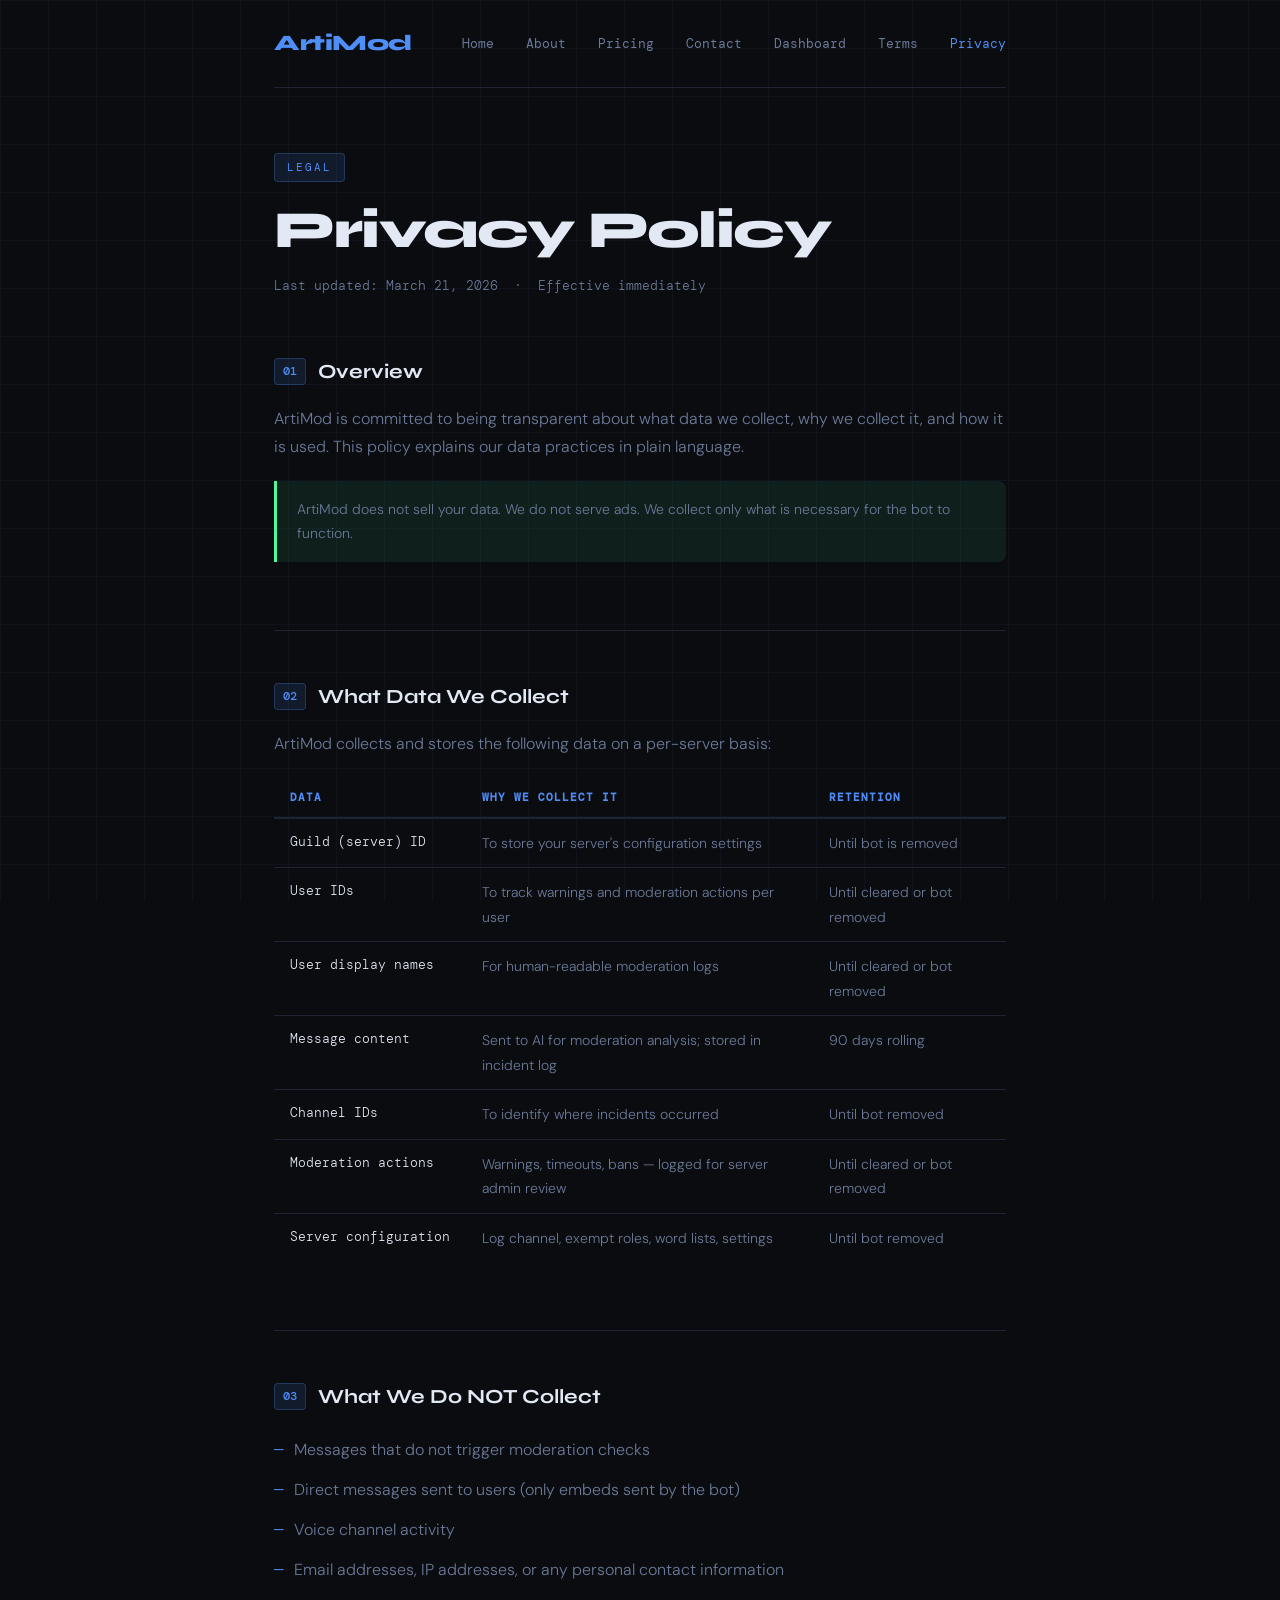
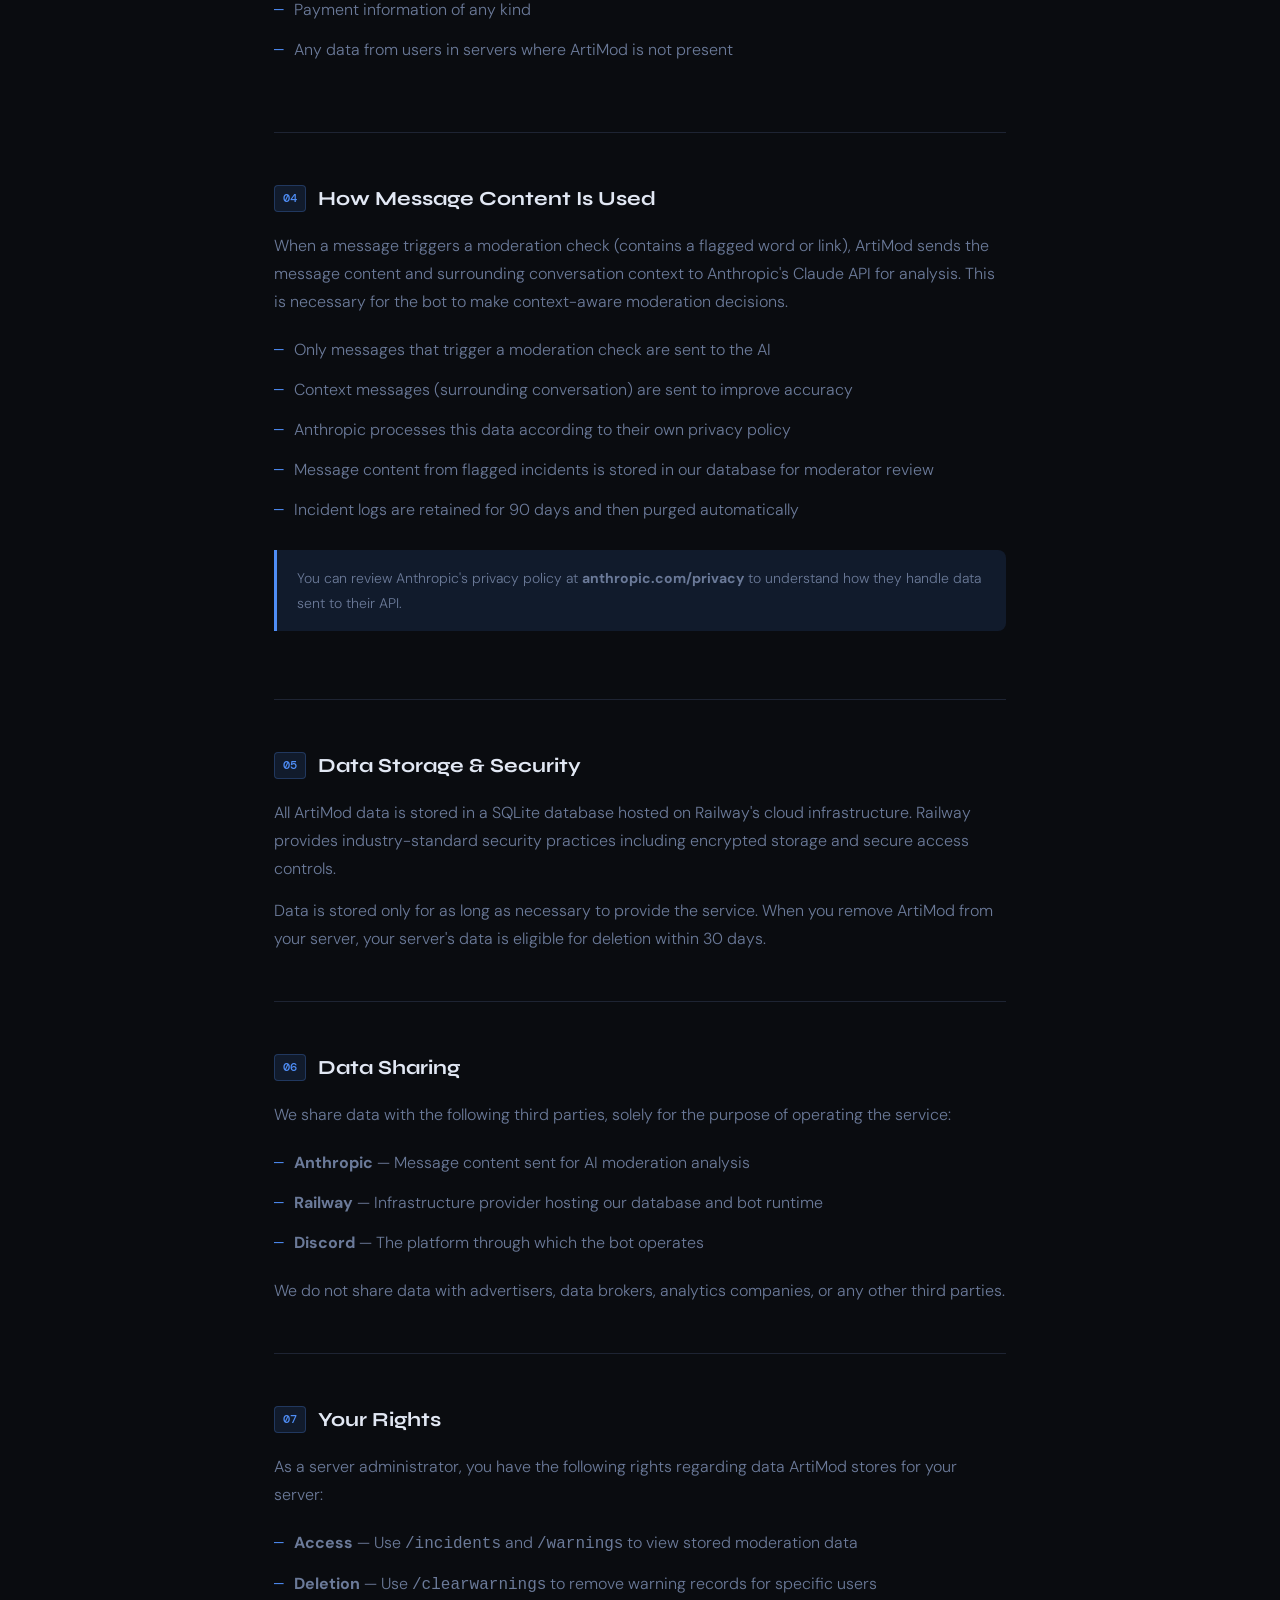
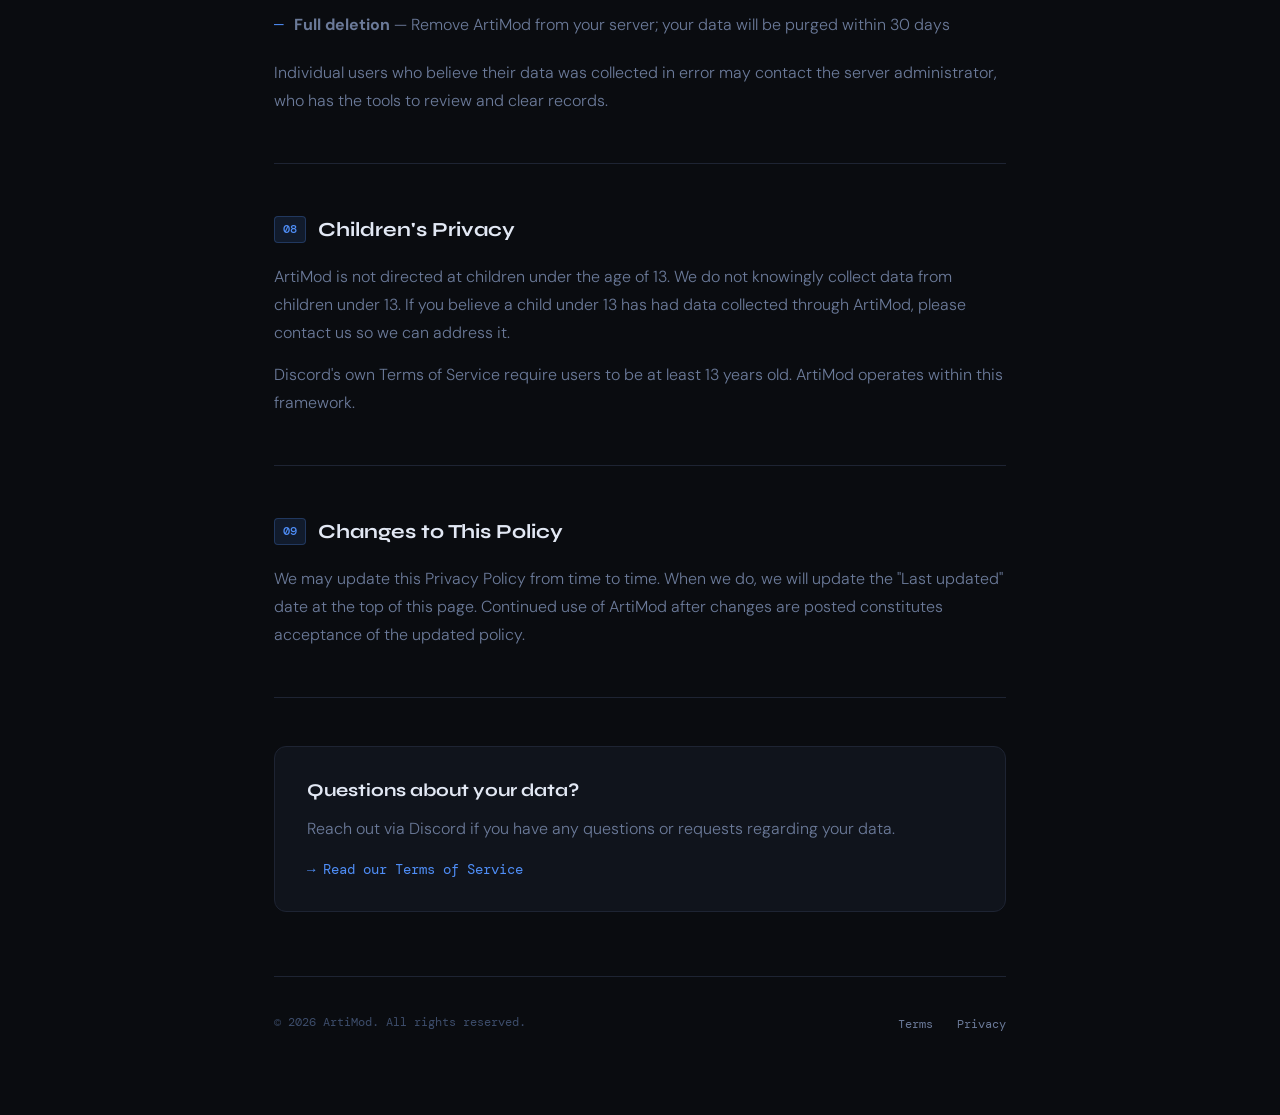
<file: privacy.html>
<!DOCTYPE html>
<html lang="en">
<head>
  <meta charset="UTF-8">
  <meta name="viewport" content="width=device-width, initial-scale=1.0">
  <title>Privacy Policy — ArtiMod</title>
  <link href="https://fonts.googleapis.com/css2?family=Syne:wght@400;600;700;800&family=DM+Mono:wght@400;500&family=DM+Sans:wght@300;400;500&display=swap" rel="stylesheet">
  <style>
    :root {
      --bg: #0a0c10;
      --surface: #10141c;
      --border: #1e2433;
      --accent: #4f8ef7;
      --accent-dim: rgba(79,142,247,0.12);
      --accent-glow: rgba(79,142,247,0.25);
      --text: #e2e8f4;
      --text-muted: #6b7a99;
      --text-dim: #3d4d6b;
    }

    * { margin: 0; padding: 0; box-sizing: border-box; }

    body {
      background: var(--bg);
      color: var(--text);
      font-family: 'DM Sans', sans-serif;
      font-size: 16px;
      line-height: 1.75;
      min-height: 100vh;
    }

    body::before {
      content: '';
      position: fixed;
      inset: 0;
      background-image:
        linear-gradient(var(--border) 1px, transparent 1px),
        linear-gradient(90deg, var(--border) 1px, transparent 1px);
      background-size: 48px 48px;
      opacity: 0.35;
      pointer-events: none;
      z-index: 0;
    }

    .wrap {
      position: relative;
      z-index: 1;
      max-width: 780px;
      margin: 0 auto;
      padding: 0 24px 80px;
    }

    nav {
      position: relative;
      z-index: 2;
      display: flex;
      align-items: center;
      justify-content: space-between;
      padding: 24px 0;
      border-bottom: 1px solid var(--border);
      margin-bottom: 64px;
    }

    .logo {
      font-family: 'Syne', sans-serif;
      font-size: 22px;
      font-weight: 800;
      color: var(--accent);
      text-decoration: none;
      letter-spacing: -0.5px;
    }

    .nav-links a {
      font-family: 'DM Mono', monospace;
      font-size: 13px;
      color: var(--text-muted);
      text-decoration: none;
      margin-left: 28px;
      transition: color 0.2s;
    }
    .nav-links a:hover { color: var(--accent); }
    .nav-links a.active { color: var(--accent); }

    .page-header { margin-bottom: 56px; }

    .page-tag {
      display: inline-block;
      font-family: 'DM Mono', monospace;
      font-size: 11px;
      letter-spacing: 2px;
      text-transform: uppercase;
      color: var(--accent);
      background: var(--accent-dim);
      border: 1px solid var(--accent-glow);
      padding: 4px 12px;
      border-radius: 4px;
      margin-bottom: 20px;
    }

    h1 {
      font-family: 'Syne', sans-serif;
      font-size: clamp(36px, 6vw, 52px);
      font-weight: 800;
      line-height: 1.1;
      letter-spacing: -1.5px;
      margin-bottom: 16px;
    }

    .meta {
      font-family: 'DM Mono', monospace;
      font-size: 13px;
      color: var(--text-muted);
    }

    .section {
      margin-bottom: 48px;
      padding-bottom: 48px;
      border-bottom: 1px solid var(--border);
    }
    .section:last-of-type { border-bottom: none; }

    h2 {
      font-family: 'Syne', sans-serif;
      font-size: 20px;
      font-weight: 700;
      margin-bottom: 16px;
      display: flex;
      align-items: center;
      gap: 12px;
    }

    h2 .num {
      font-family: 'DM Mono', monospace;
      font-size: 12px;
      color: var(--accent);
      background: var(--accent-dim);
      border: 1px solid var(--accent-glow);
      padding: 2px 8px;
      border-radius: 4px;
      font-weight: 500;
    }

    p {
      color: var(--text-muted);
      margin-bottom: 14px;
      font-weight: 300;
    }
    p:last-child { margin-bottom: 0; }

    ul { list-style: none; margin: 14px 0; }

    ul li {
      color: var(--text-muted);
      padding: 6px 0 6px 20px;
      position: relative;
      font-weight: 300;
    }

    ul li::before {
      content: '—';
      position: absolute;
      left: 0;
      color: var(--accent);
      font-family: 'DM Mono', monospace;
    }

    .callout {
      border-left: 3px solid var(--accent);
      background: var(--accent-dim);
      padding: 16px 20px;
      border-radius: 0 8px 8px 0;
      margin: 20px 0;
    }

    .callout.good {
      border-color: #4ff7a0;
      background: rgba(79,247,160,0.08);
    }

    .callout p { margin: 0; font-size: 14px; }

    /* Data table */
    .data-table {
      width: 100%;
      border-collapse: collapse;
      margin: 20px 0;
      font-size: 14px;
    }

    .data-table th {
      font-family: 'DM Mono', monospace;
      font-size: 11px;
      letter-spacing: 1px;
      text-transform: uppercase;
      color: var(--accent);
      text-align: left;
      padding: 10px 16px;
      border-bottom: 2px solid var(--border);
    }

    .data-table td {
      padding: 12px 16px;
      color: var(--text-muted);
      border-bottom: 1px solid var(--border);
      font-weight: 300;
      vertical-align: top;
    }

    .data-table tr:last-child td { border-bottom: none; }

    .data-table td:first-child {
      font-family: 'DM Mono', monospace;
      font-size: 13px;
      color: var(--text);
      white-space: nowrap;
    }

    .contact-box {
      background: var(--surface);
      border: 1px solid var(--border);
      border-radius: 12px;
      padding: 28px 32px;
      margin-top: 48px;
    }

    .contact-box h3 {
      font-family: 'Syne', sans-serif;
      font-size: 18px;
      font-weight: 700;
      margin-bottom: 8px;
    }

    .contact-box a {
      color: var(--accent);
      text-decoration: none;
      font-family: 'DM Mono', monospace;
      font-size: 14px;
    }

    footer {
      margin-top: 64px;
      padding-top: 32px;
      border-top: 1px solid var(--border);
      display: flex;
      justify-content: space-between;
      align-items: center;
      flex-wrap: wrap;
      gap: 12px;
    }

    footer span {
      font-family: 'DM Mono', monospace;
      font-size: 12px;
      color: var(--text-dim);
    }

    footer a {
      color: var(--text-muted);
      text-decoration: none;
      font-family: 'DM Mono', monospace;
      font-size: 12px;
      transition: color 0.2s;
    }
    footer a:hover { color: var(--accent); }

    @media (max-width: 600px) {
      nav { flex-direction: column; align-items: flex-start; gap: 16px; }
      .nav-links a:first-child { margin-left: 0; }
      footer { flex-direction: column; }
      .data-table { font-size: 13px; }
      .data-table td, .data-table th { padding: 10px; }
    }
  </style>
</head>
<body>
  <div class="wrap">
    <nav>
  <a href="index.html" class="logo">ArtiMod</a>
  <div class="nav-links">
    <a href="index.html">Home</a>
    <a href="about.html">About</a>
    <a href="pricing.html">Pricing</a>
    <a href="contact.html">Contact</a>
    <a href="dashboard.html">Dashboard</a>
    <a href="tos.html" >Terms</a>
    <a href="privacy.html" class="active">Privacy</a>
  </div>
</nav>

    <div class="page-header">
      <div class="page-tag">Legal</div>
      <h1>Privacy Policy</h1>
      <p class="meta">Last updated: March 21, 2026 &nbsp;·&nbsp; Effective immediately</p>
    </div>

    <div class="section">
      <h2><span class="num">01</span> Overview</h2>
      <p>ArtiMod is committed to being transparent about what data we collect, why we collect it, and how it is used. This policy explains our data practices in plain language.</p>
      <div class="callout good">
        <p>ArtiMod does not sell your data. We do not serve ads. We collect only what is necessary for the bot to function.</p>
      </div>
    </div>

    <div class="section">
      <h2><span class="num">02</span> What Data We Collect</h2>
      <p>ArtiMod collects and stores the following data on a per-server basis:</p>

      <table class="data-table">
        <thead>
          <tr>
            <th>Data</th>
            <th>Why We Collect It</th>
            <th>Retention</th>
          </tr>
        </thead>
        <tbody>
          <tr>
            <td>Guild (server) ID</td>
            <td>To store your server's configuration settings</td>
            <td>Until bot is removed</td>
          </tr>
          <tr>
            <td>User IDs</td>
            <td>To track warnings and moderation actions per user</td>
            <td>Until cleared or bot removed</td>
          </tr>
          <tr>
            <td>User display names</td>
            <td>For human-readable moderation logs</td>
            <td>Until cleared or bot removed</td>
          </tr>
          <tr>
            <td>Message content</td>
            <td>Sent to AI for moderation analysis; stored in incident log</td>
            <td>90 days rolling</td>
          </tr>
          <tr>
            <td>Channel IDs</td>
            <td>To identify where incidents occurred</td>
            <td>Until bot removed</td>
          </tr>
          <tr>
            <td>Moderation actions</td>
            <td>Warnings, timeouts, bans — logged for server admin review</td>
            <td>Until cleared or bot removed</td>
          </tr>
          <tr>
            <td>Server configuration</td>
            <td>Log channel, exempt roles, word lists, settings</td>
            <td>Until bot removed</td>
          </tr>
        </tbody>
      </table>
    </div>

    <div class="section">
      <h2><span class="num">03</span> What We Do NOT Collect</h2>
      <ul>
        <li>Messages that do not trigger moderation checks</li>
        <li>Direct messages sent to users (only embeds sent by the bot)</li>
        <li>Voice channel activity</li>
        <li>Email addresses, IP addresses, or any personal contact information</li>
        <li>Payment information of any kind</li>
        <li>Any data from users in servers where ArtiMod is not present</li>
      </ul>
    </div>

    <div class="section">
      <h2><span class="num">04</span> How Message Content Is Used</h2>
      <p>When a message triggers a moderation check (contains a flagged word or link), ArtiMod sends the message content and surrounding conversation context to Anthropic's Claude API for analysis. This is necessary for the bot to make context-aware moderation decisions.</p>
      <ul>
        <li>Only messages that trigger a moderation check are sent to the AI</li>
        <li>Context messages (surrounding conversation) are sent to improve accuracy</li>
        <li>Anthropic processes this data according to their own privacy policy</li>
        <li>Message content from flagged incidents is stored in our database for moderator review</li>
        <li>Incident logs are retained for 90 days and then purged automatically</li>
      </ul>
      <div class="callout">
        <p>You can review Anthropic's privacy policy at <strong>anthropic.com/privacy</strong> to understand how they handle data sent to their API.</p>
      </div>
    </div>

    <div class="section">
      <h2><span class="num">05</span> Data Storage & Security</h2>
      <p>All ArtiMod data is stored in a SQLite database hosted on Railway's cloud infrastructure. Railway provides industry-standard security practices including encrypted storage and secure access controls.</p>
      <p>Data is stored only for as long as necessary to provide the service. When you remove ArtiMod from your server, your server's data is eligible for deletion within 30 days.</p>
    </div>

    <div class="section">
      <h2><span class="num">06</span> Data Sharing</h2>
      <p>We share data with the following third parties, solely for the purpose of operating the service:</p>
      <ul>
        <li><strong>Anthropic</strong> — Message content sent for AI moderation analysis</li>
        <li><strong>Railway</strong> — Infrastructure provider hosting our database and bot runtime</li>
        <li><strong>Discord</strong> — The platform through which the bot operates</li>
      </ul>
      <p>We do not share data with advertisers, data brokers, analytics companies, or any other third parties.</p>
    </div>

    <div class="section">
      <h2><span class="num">07</span> Your Rights</h2>
      <p>As a server administrator, you have the following rights regarding data ArtiMod stores for your server:</p>
      <ul>
        <li><strong>Access</strong> — Use <code>/incidents</code> and <code>/warnings</code> to view stored moderation data</li>
        <li><strong>Deletion</strong> — Use <code>/clearwarnings</code> to remove warning records for specific users</li>
        <li><strong>Full deletion</strong> — Remove ArtiMod from your server; your data will be purged within 30 days</li>
      </ul>
      <p>Individual users who believe their data was collected in error may contact the server administrator, who has the tools to review and clear records.</p>
    </div>

    <div class="section">
      <h2><span class="num">08</span> Children's Privacy</h2>
      <p>ArtiMod is not directed at children under the age of 13. We do not knowingly collect data from children under 13. If you believe a child under 13 has had data collected through ArtiMod, please contact us so we can address it.</p>
      <p>Discord's own Terms of Service require users to be at least 13 years old. ArtiMod operates within this framework.</p>
    </div>

    <div class="section">
      <h2><span class="num">09</span> Changes to This Policy</h2>
      <p>We may update this Privacy Policy from time to time. When we do, we will update the "Last updated" date at the top of this page. Continued use of ArtiMod after changes are posted constitutes acceptance of the updated policy.</p>
    </div>

    <div class="contact-box">
      <h3>Questions about your data?</h3>
      <p style="margin: 8px 0 12px;">Reach out via Discord if you have any questions or requests regarding your data.</p>
      <a href="tos.html">→ Read our Terms of Service</a>
    </div>

    <footer>
      <span>© 2026 ArtiMod. All rights reserved.</span>
      <div>
        <a href="tos.html">Terms</a>
        <a href="privacy.html" style="margin-left: 20px;">Privacy</a>
      </div>
    </footer>
  </div>
</body>
</html>
</file>
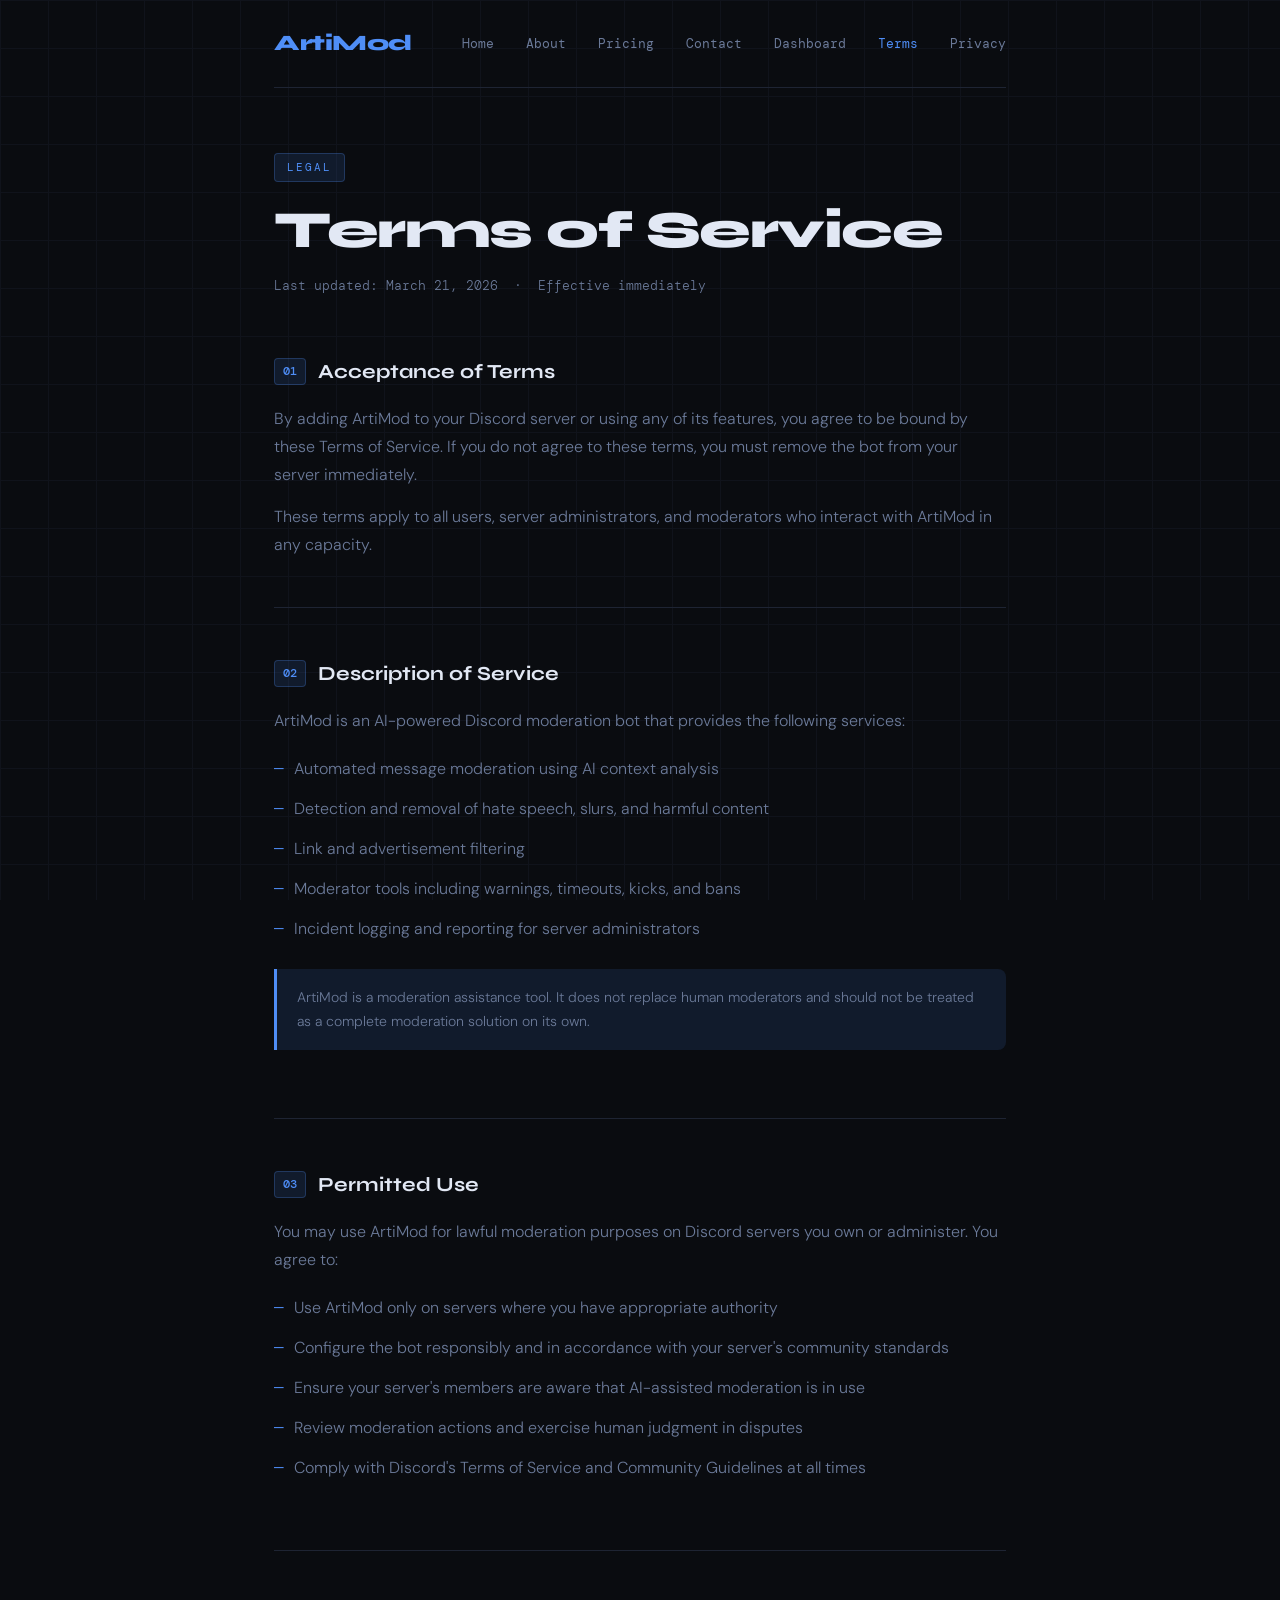
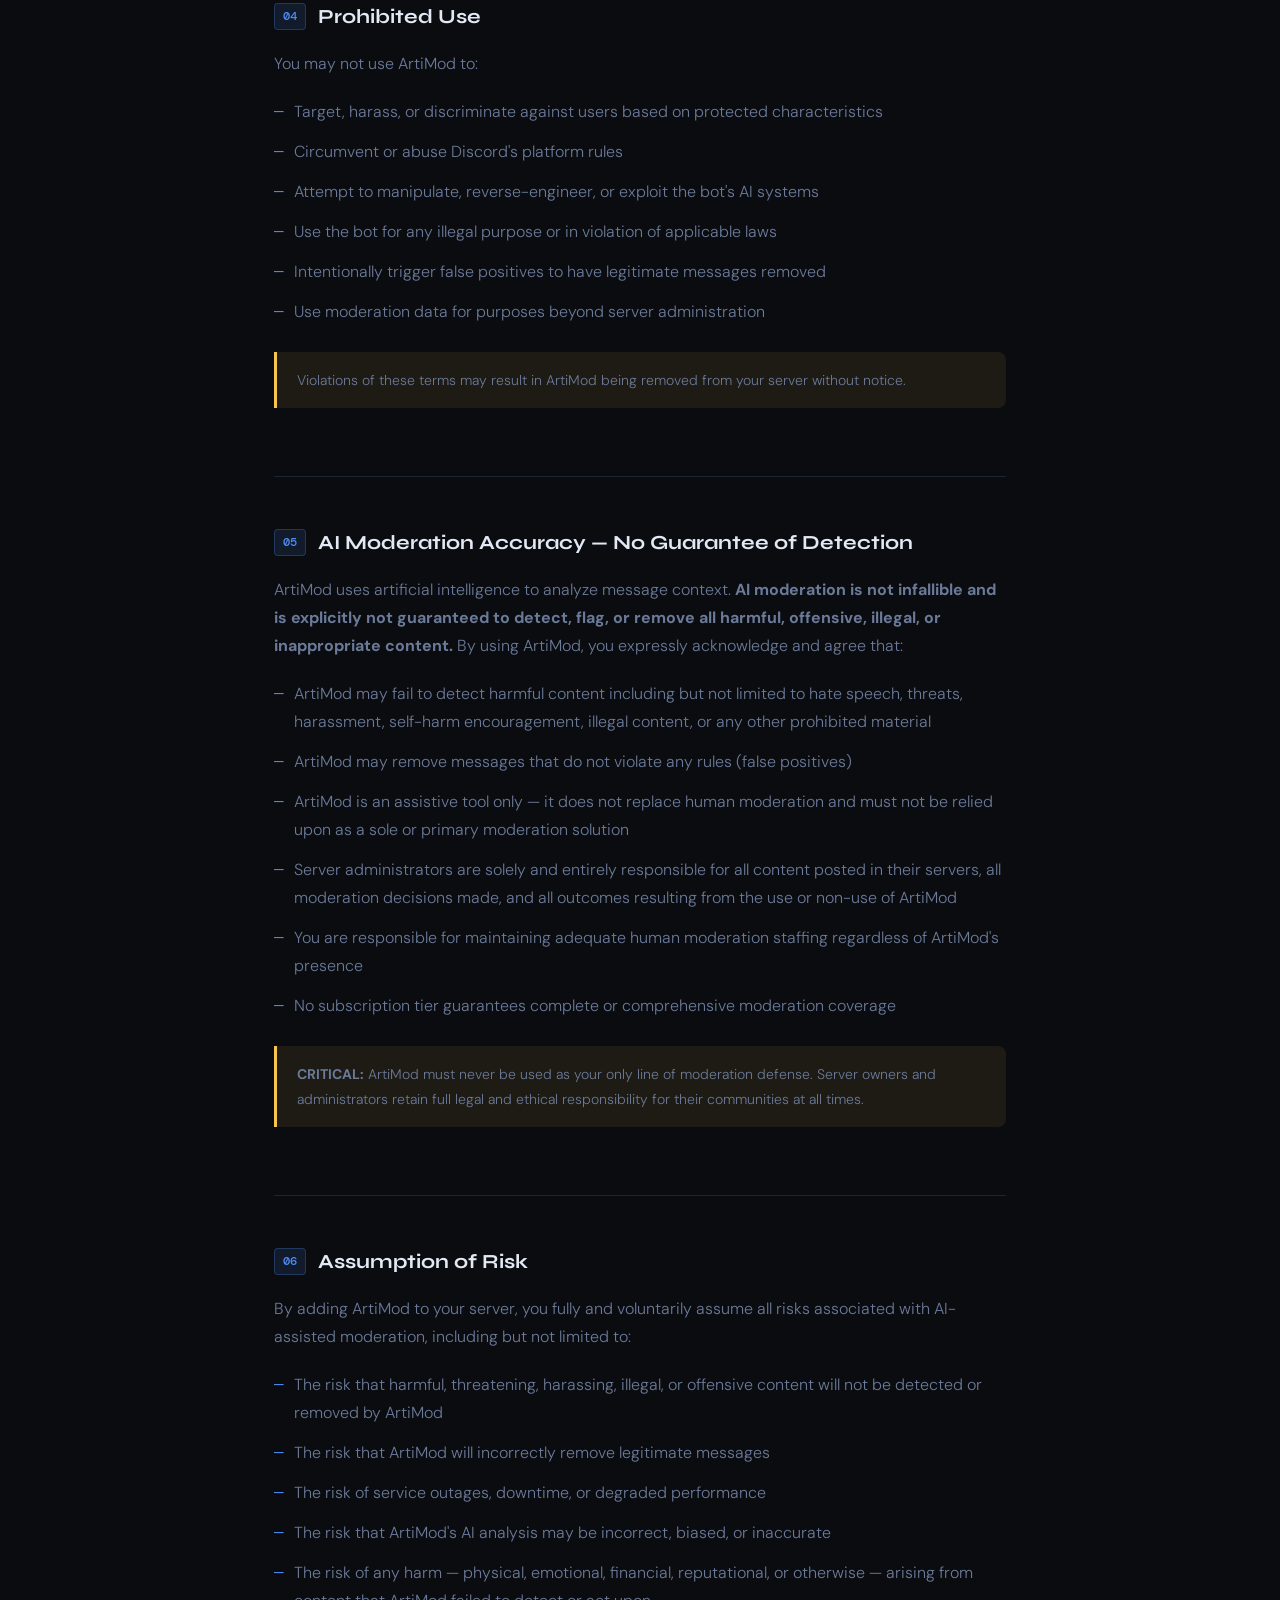
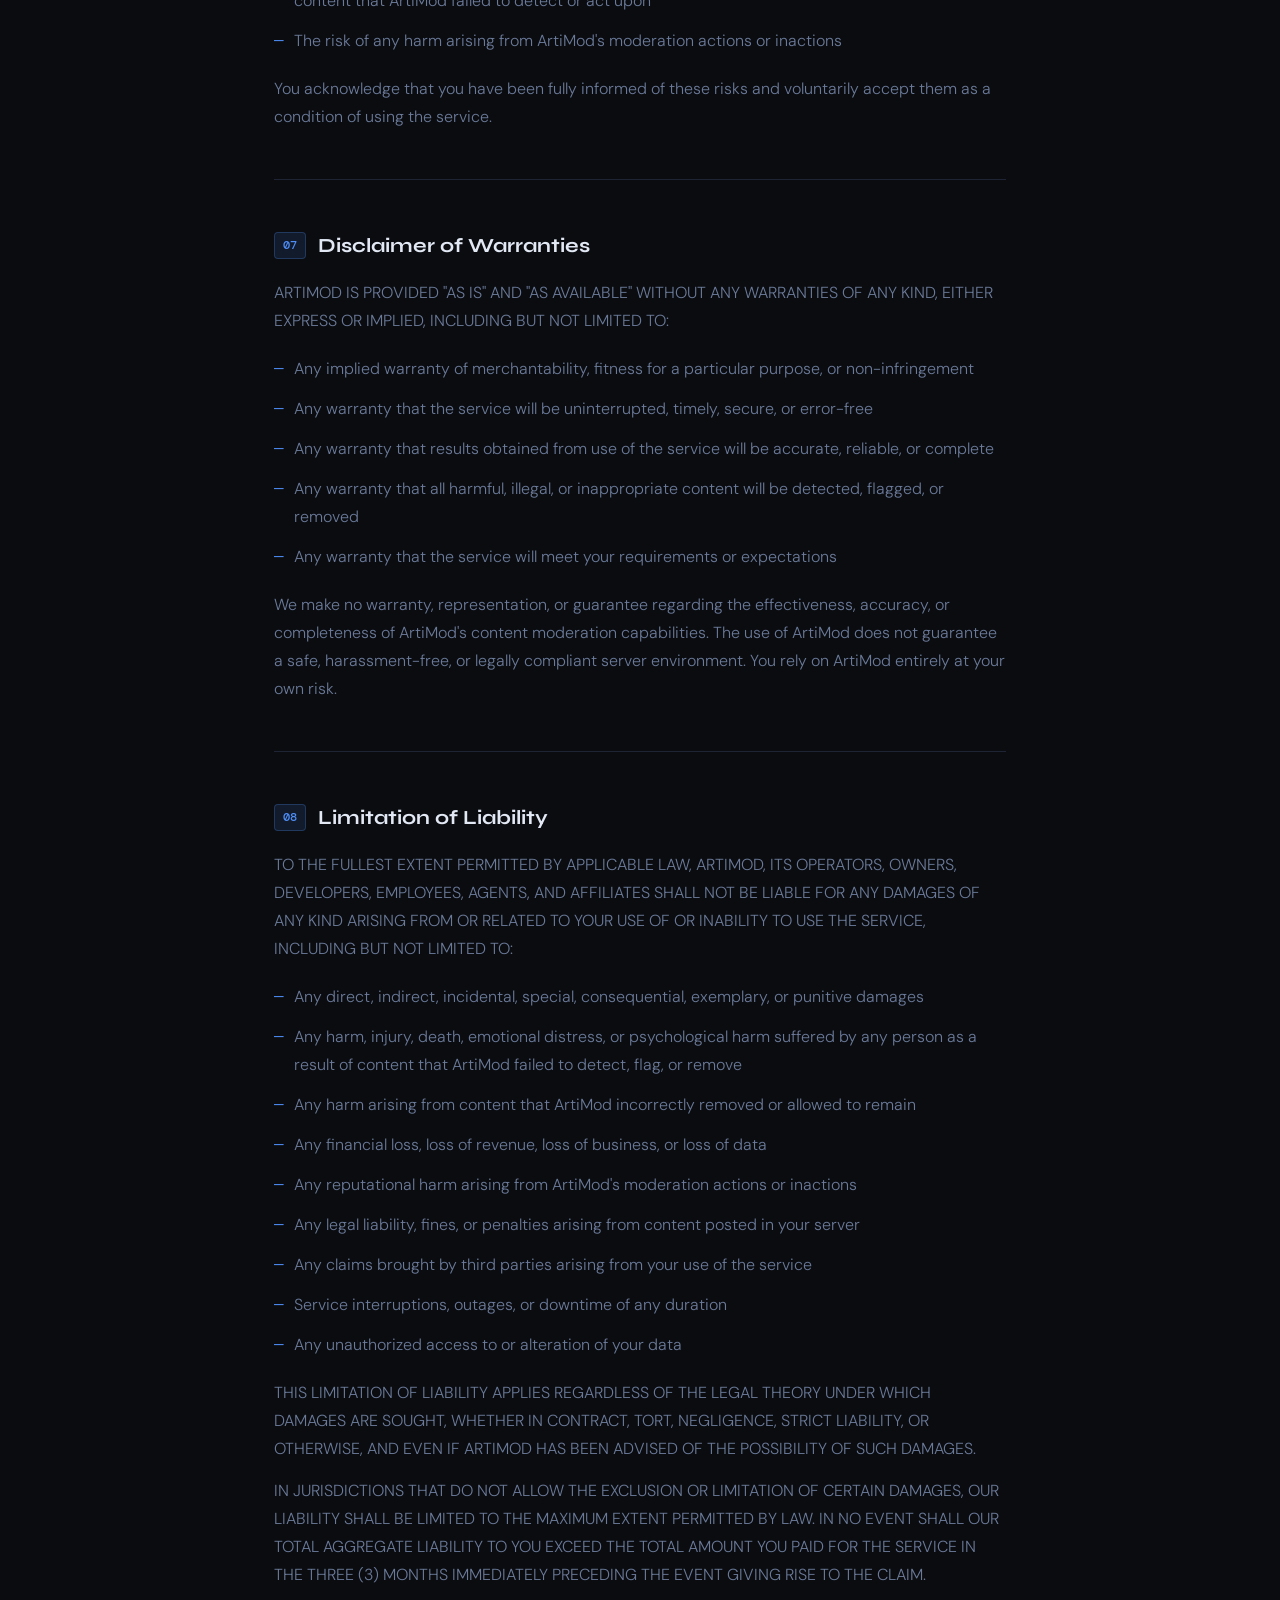
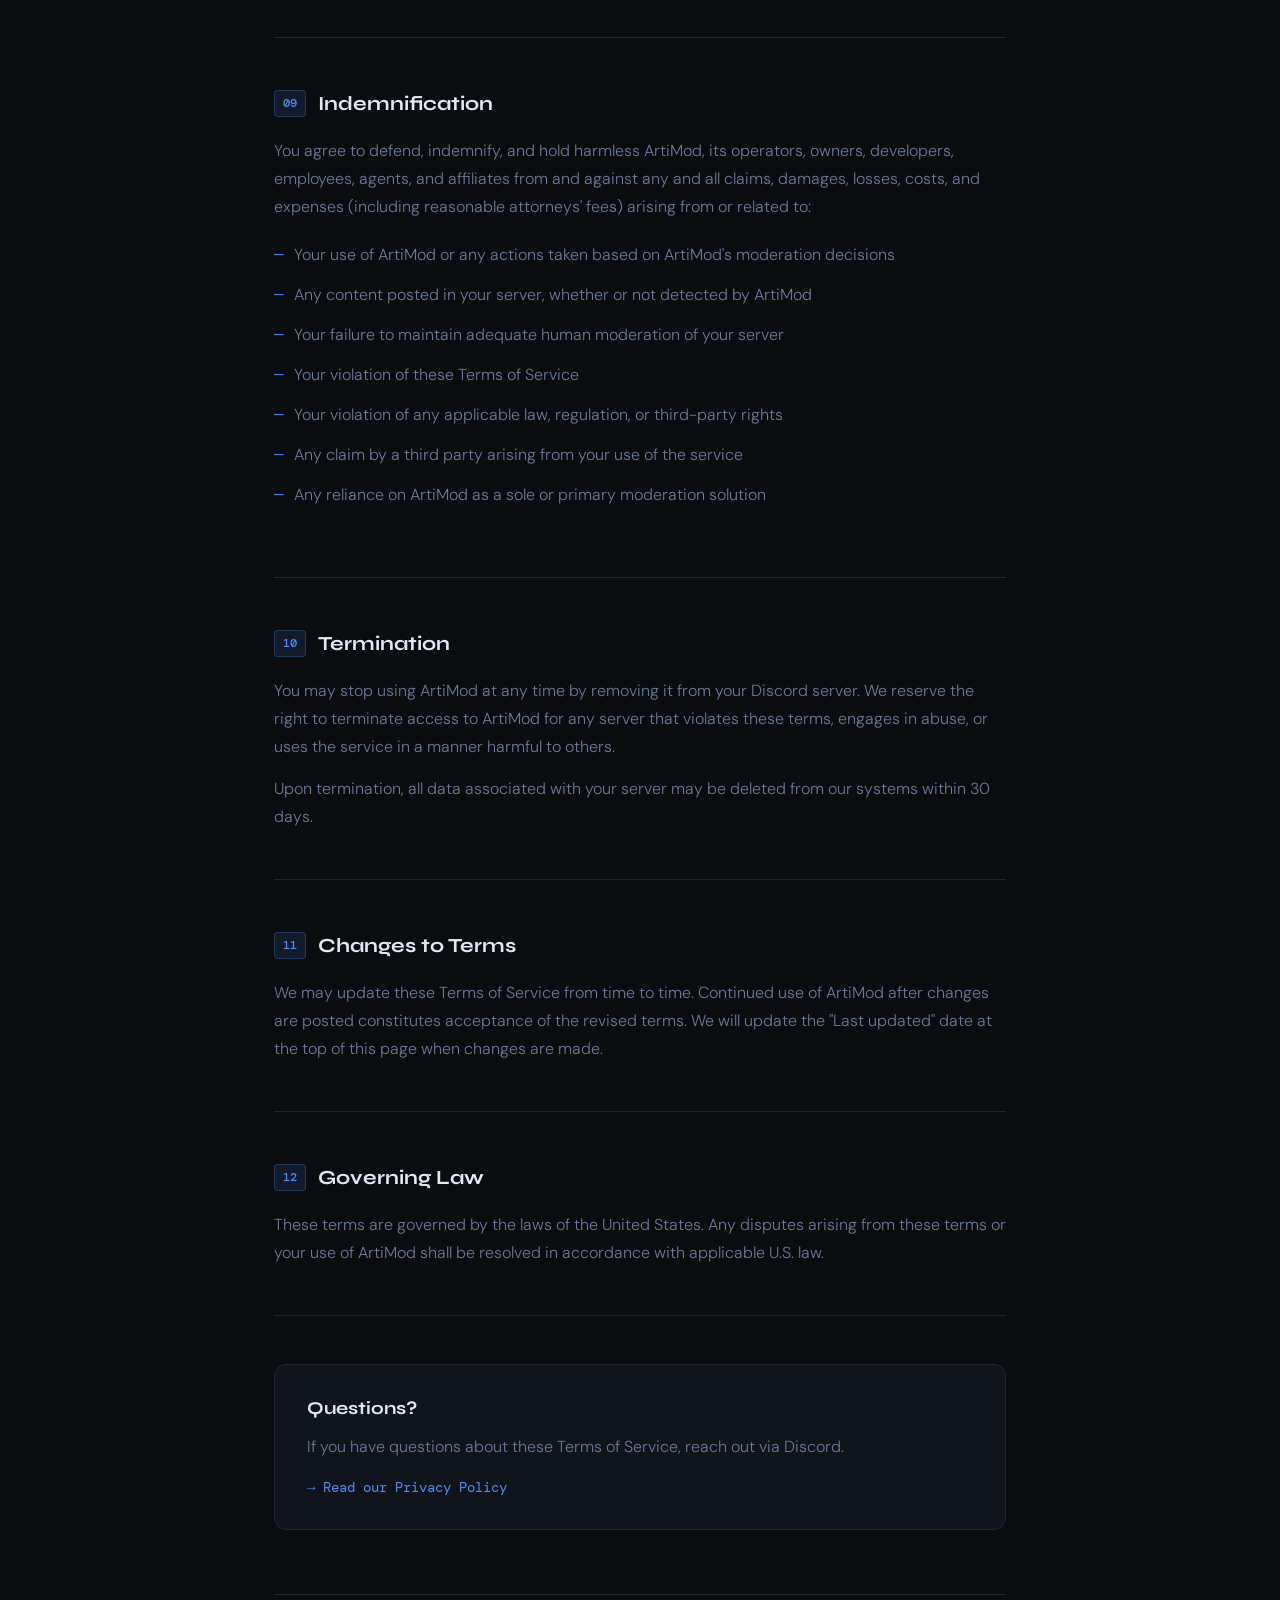
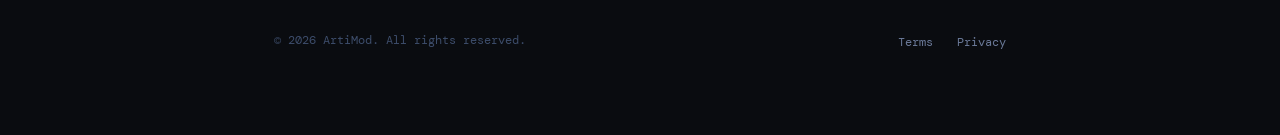
<file: tos.html>
<!DOCTYPE html>
<html lang="en">
<head>
  <meta charset="UTF-8">
  <meta name="viewport" content="width=device-width, initial-scale=1.0">
  <title>Terms of Service — ArtiMod</title>
  <link href="https://fonts.googleapis.com/css2?family=Syne:wght@400;600;700;800&family=DM+Mono:wght@400;500&family=DM+Sans:wght@300;400;500&display=swap" rel="stylesheet">
  <style>
    :root {
      --bg: #0a0c10;
      --surface: #10141c;
      --border: #1e2433;
      --accent: #4f8ef7;
      --accent-dim: rgba(79,142,247,0.12);
      --accent-glow: rgba(79,142,247,0.25);
      --text: #e2e8f4;
      --text-muted: #6b7a99;
      --text-dim: #3d4d6b;
      --red: #f74f4f;
      --green: #4ff7a0;
    }

    * { margin: 0; padding: 0; box-sizing: border-box; }

    body {
      background: var(--bg);
      color: var(--text);
      font-family: 'DM Sans', sans-serif;
      font-size: 16px;
      line-height: 1.75;
      min-height: 100vh;
    }

    /* Background grid */
    body::before {
      content: '';
      position: fixed;
      inset: 0;
      background-image:
        linear-gradient(var(--border) 1px, transparent 1px),
        linear-gradient(90deg, var(--border) 1px, transparent 1px);
      background-size: 48px 48px;
      opacity: 0.35;
      pointer-events: none;
      z-index: 0;
    }

    .wrap {
      position: relative;
      z-index: 1;
      max-width: 780px;
      margin: 0 auto;
      padding: 0 24px 80px;
    }

    /* Nav */
    nav {
      position: relative;
      z-index: 2;
      display: flex;
      align-items: center;
      justify-content: space-between;
      padding: 24px 0;
      border-bottom: 1px solid var(--border);
      margin-bottom: 64px;
    }

    .logo {
      font-family: 'Syne', sans-serif;
      font-size: 22px;
      font-weight: 800;
      color: var(--accent);
      text-decoration: none;
      letter-spacing: -0.5px;
    }

    .nav-links a {
      font-family: 'DM Mono', monospace;
      font-size: 13px;
      color: var(--text-muted);
      text-decoration: none;
      margin-left: 28px;
      transition: color 0.2s;
    }
    .nav-links a:hover { color: var(--accent); }
    .nav-links a.active { color: var(--accent); }

    /* Header */
    .page-header {
      margin-bottom: 56px;
    }

    .page-tag {
      display: inline-block;
      font-family: 'DM Mono', monospace;
      font-size: 11px;
      letter-spacing: 2px;
      text-transform: uppercase;
      color: var(--accent);
      background: var(--accent-dim);
      border: 1px solid var(--accent-glow);
      padding: 4px 12px;
      border-radius: 4px;
      margin-bottom: 20px;
    }

    h1 {
      font-family: 'Syne', sans-serif;
      font-size: clamp(36px, 6vw, 52px);
      font-weight: 800;
      line-height: 1.1;
      letter-spacing: -1.5px;
      color: var(--text);
      margin-bottom: 16px;
    }

    .meta {
      font-family: 'DM Mono', monospace;
      font-size: 13px;
      color: var(--text-muted);
    }

    /* Sections */
    .section {
      margin-bottom: 48px;
      padding-bottom: 48px;
      border-bottom: 1px solid var(--border);
    }
    .section:last-of-type { border-bottom: none; }

    h2 {
      font-family: 'Syne', sans-serif;
      font-size: 20px;
      font-weight: 700;
      color: var(--text);
      margin-bottom: 16px;
      display: flex;
      align-items: center;
      gap: 12px;
    }

    h2 .num {
      font-family: 'DM Mono', monospace;
      font-size: 12px;
      color: var(--accent);
      background: var(--accent-dim);
      border: 1px solid var(--accent-glow);
      padding: 2px 8px;
      border-radius: 4px;
      font-weight: 500;
    }

    p {
      color: var(--text-muted);
      margin-bottom: 14px;
      font-weight: 300;
    }
    p:last-child { margin-bottom: 0; }

    ul {
      list-style: none;
      margin: 14px 0;
    }

    ul li {
      color: var(--text-muted);
      padding: 6px 0 6px 20px;
      position: relative;
      font-weight: 300;
    }

    ul li::before {
      content: '—';
      position: absolute;
      left: 0;
      color: var(--accent);
      font-family: 'DM Mono', monospace;
    }

    /* Callout boxes */
    .callout {
      border-left: 3px solid var(--accent);
      background: var(--accent-dim);
      padding: 16px 20px;
      border-radius: 0 8px 8px 0;
      margin: 20px 0;
    }

    .callout.warn {
      border-color: #f7c44f;
      background: rgba(247,196,79,0.08);
    }

    .callout p {
      margin: 0;
      font-size: 14px;
    }

    /* Contact */
    .contact-box {
      background: var(--surface);
      border: 1px solid var(--border);
      border-radius: 12px;
      padding: 28px 32px;
      margin-top: 48px;
    }

    .contact-box h3 {
      font-family: 'Syne', sans-serif;
      font-size: 18px;
      font-weight: 700;
      margin-bottom: 8px;
    }

    .contact-box a {
      color: var(--accent);
      text-decoration: none;
      font-family: 'DM Mono', monospace;
      font-size: 14px;
    }

    /* Footer */
    footer {
      margin-top: 64px;
      padding-top: 32px;
      border-top: 1px solid var(--border);
      display: flex;
      justify-content: space-between;
      align-items: center;
      flex-wrap: wrap;
      gap: 12px;
    }

    footer span {
      font-family: 'DM Mono', monospace;
      font-size: 12px;
      color: var(--text-dim);
    }

    footer a {
      color: var(--text-muted);
      text-decoration: none;
      font-family: 'DM Mono', monospace;
      font-size: 12px;
      transition: color 0.2s;
    }
    footer a:hover { color: var(--accent); }

    @media (max-width: 600px) {
      nav { flex-direction: column; align-items: flex-start; gap: 16px; }
      .nav-links a:first-child { margin-left: 0; }
      footer { flex-direction: column; }
    }
  </style>
</head>
<body>
  <div class="wrap">
    <nav>
  <a href="index.html" class="logo">ArtiMod</a>
  <div class="nav-links">
    <a href="index.html">Home</a>
    <a href="about.html">About</a>
    <a href="pricing.html">Pricing</a>
    <a href="contact.html">Contact</a>
    <a href="dashboard.html">Dashboard</a>
    <a href="tos.html" class="active">Terms</a>
    <a href="privacy.html" >Privacy</a>
  </div>
</nav>

    <div class="page-header">
      <div class="page-tag">Legal</div>
      <h1>Terms of Service</h1>
      <p class="meta">Last updated: March 21, 2026 &nbsp;·&nbsp; Effective immediately</p>
    </div>

    <div class="section">
      <h2><span class="num">01</span> Acceptance of Terms</h2>
      <p>By adding ArtiMod to your Discord server or using any of its features, you agree to be bound by these Terms of Service. If you do not agree to these terms, you must remove the bot from your server immediately.</p>
      <p>These terms apply to all users, server administrators, and moderators who interact with ArtiMod in any capacity.</p>
    </div>

    <div class="section">
      <h2><span class="num">02</span> Description of Service</h2>
      <p>ArtiMod is an AI-powered Discord moderation bot that provides the following services:</p>
      <ul>
        <li>Automated message moderation using AI context analysis</li>
        <li>Detection and removal of hate speech, slurs, and harmful content</li>
        <li>Link and advertisement filtering</li>
        <li>Moderator tools including warnings, timeouts, kicks, and bans</li>
        <li>Incident logging and reporting for server administrators</li>
      </ul>
      <div class="callout">
        <p>ArtiMod is a moderation assistance tool. It does not replace human moderators and should not be treated as a complete moderation solution on its own.</p>
      </div>
    </div>

    <div class="section">
      <h2><span class="num">03</span> Permitted Use</h2>
      <p>You may use ArtiMod for lawful moderation purposes on Discord servers you own or administer. You agree to:</p>
      <ul>
        <li>Use ArtiMod only on servers where you have appropriate authority</li>
        <li>Configure the bot responsibly and in accordance with your server's community standards</li>
        <li>Ensure your server's members are aware that AI-assisted moderation is in use</li>
        <li>Review moderation actions and exercise human judgment in disputes</li>
        <li>Comply with Discord's Terms of Service and Community Guidelines at all times</li>
      </ul>
    </div>

    <div class="section">
      <h2><span class="num">04</span> Prohibited Use</h2>
      <p>You may not use ArtiMod to:</p>
      <ul>
        <li>Target, harass, or discriminate against users based on protected characteristics</li>
        <li>Circumvent or abuse Discord's platform rules</li>
        <li>Attempt to manipulate, reverse-engineer, or exploit the bot's AI systems</li>
        <li>Use the bot for any illegal purpose or in violation of applicable laws</li>
        <li>Intentionally trigger false positives to have legitimate messages removed</li>
        <li>Use moderation data for purposes beyond server administration</li>
      </ul>
      <div class="callout warn">
        <p>Violations of these terms may result in ArtiMod being removed from your server without notice.</p>
      </div>
    </div>

    <div class="section">
      <h2><span class="num">05</span> AI Moderation Accuracy — No Guarantee of Detection</h2>
      <p>ArtiMod uses artificial intelligence to analyze message context. <strong>AI moderation is not infallible and is explicitly not guaranteed to detect, flag, or remove all harmful, offensive, illegal, or inappropriate content.</strong> By using ArtiMod, you expressly acknowledge and agree that:</p>
      <ul>
        <li>ArtiMod may fail to detect harmful content including but not limited to hate speech, threats, harassment, self-harm encouragement, illegal content, or any other prohibited material</li>
        <li>ArtiMod may remove messages that do not violate any rules (false positives)</li>
        <li>ArtiMod is an assistive tool only — it does not replace human moderation and must not be relied upon as a sole or primary moderation solution</li>
        <li>Server administrators are solely and entirely responsible for all content posted in their servers, all moderation decisions made, and all outcomes resulting from the use or non-use of ArtiMod</li>
        <li>You are responsible for maintaining adequate human moderation staffing regardless of ArtiMod's presence</li>
        <li>No subscription tier guarantees complete or comprehensive moderation coverage</li>
      </ul>
      <div class="callout warn">
        <p><strong>CRITICAL:</strong> ArtiMod must never be used as your only line of moderation defense. Server owners and administrators retain full legal and ethical responsibility for their communities at all times.</p>
      </div>
    </div>

    <div class="section">
      <h2><span class="num">06</span> Assumption of Risk</h2>
      <p>By adding ArtiMod to your server, you fully and voluntarily assume all risks associated with AI-assisted moderation, including but not limited to:</p>
      <ul>
        <li>The risk that harmful, threatening, harassing, illegal, or offensive content will not be detected or removed by ArtiMod</li>
        <li>The risk that ArtiMod will incorrectly remove legitimate messages</li>
        <li>The risk of service outages, downtime, or degraded performance</li>
        <li>The risk that ArtiMod's AI analysis may be incorrect, biased, or inaccurate</li>
        <li>The risk of any harm — physical, emotional, financial, reputational, or otherwise — arising from content that ArtiMod failed to detect or act upon</li>
        <li>The risk of any harm arising from ArtiMod's moderation actions or inactions</li>
      </ul>
      <p>You acknowledge that you have been fully informed of these risks and voluntarily accept them as a condition of using the service.</p>
    </div>

    <div class="section">
      <h2><span class="num">07</span> Disclaimer of Warranties</h2>
      <p>ARTIMOD IS PROVIDED "AS IS" AND "AS AVAILABLE" WITHOUT ANY WARRANTIES OF ANY KIND, EITHER EXPRESS OR IMPLIED, INCLUDING BUT NOT LIMITED TO:</p>
      <ul>
        <li>Any implied warranty of merchantability, fitness for a particular purpose, or non-infringement</li>
        <li>Any warranty that the service will be uninterrupted, timely, secure, or error-free</li>
        <li>Any warranty that results obtained from use of the service will be accurate, reliable, or complete</li>
        <li>Any warranty that all harmful, illegal, or inappropriate content will be detected, flagged, or removed</li>
        <li>Any warranty that the service will meet your requirements or expectations</li>
      </ul>
      <p>We make no warranty, representation, or guarantee regarding the effectiveness, accuracy, or completeness of ArtiMod's content moderation capabilities. The use of ArtiMod does not guarantee a safe, harassment-free, or legally compliant server environment. You rely on ArtiMod entirely at your own risk.</p>
    </div>

    <div class="section">
      <h2><span class="num">08</span> Limitation of Liability</h2>
      <p>TO THE FULLEST EXTENT PERMITTED BY APPLICABLE LAW, ARTIMOD, ITS OPERATORS, OWNERS, DEVELOPERS, EMPLOYEES, AGENTS, AND AFFILIATES SHALL NOT BE LIABLE FOR ANY DAMAGES OF ANY KIND ARISING FROM OR RELATED TO YOUR USE OF OR INABILITY TO USE THE SERVICE, INCLUDING BUT NOT LIMITED TO:</p>
      <ul>
        <li>Any direct, indirect, incidental, special, consequential, exemplary, or punitive damages</li>
        <li>Any harm, injury, death, emotional distress, or psychological harm suffered by any person as a result of content that ArtiMod failed to detect, flag, or remove</li>
        <li>Any harm arising from content that ArtiMod incorrectly removed or allowed to remain</li>
        <li>Any financial loss, loss of revenue, loss of business, or loss of data</li>
        <li>Any reputational harm arising from ArtiMod's moderation actions or inactions</li>
        <li>Any legal liability, fines, or penalties arising from content posted in your server</li>
        <li>Any claims brought by third parties arising from your use of the service</li>
        <li>Service interruptions, outages, or downtime of any duration</li>
        <li>Any unauthorized access to or alteration of your data</li>
      </ul>
      <p>THIS LIMITATION OF LIABILITY APPLIES REGARDLESS OF THE LEGAL THEORY UNDER WHICH DAMAGES ARE SOUGHT, WHETHER IN CONTRACT, TORT, NEGLIGENCE, STRICT LIABILITY, OR OTHERWISE, AND EVEN IF ARTIMOD HAS BEEN ADVISED OF THE POSSIBILITY OF SUCH DAMAGES.</p>
      <p>IN JURISDICTIONS THAT DO NOT ALLOW THE EXCLUSION OR LIMITATION OF CERTAIN DAMAGES, OUR LIABILITY SHALL BE LIMITED TO THE MAXIMUM EXTENT PERMITTED BY LAW. IN NO EVENT SHALL OUR TOTAL AGGREGATE LIABILITY TO YOU EXCEED THE TOTAL AMOUNT YOU PAID FOR THE SERVICE IN THE THREE (3) MONTHS IMMEDIATELY PRECEDING THE EVENT GIVING RISE TO THE CLAIM.</p>
    </div>

    <div class="section">
      <h2><span class="num">09</span> Indemnification</h2>
      <p>You agree to defend, indemnify, and hold harmless ArtiMod, its operators, owners, developers, employees, agents, and affiliates from and against any and all claims, damages, losses, costs, and expenses (including reasonable attorneys' fees) arising from or related to:</p>
      <ul>
        <li>Your use of ArtiMod or any actions taken based on ArtiMod's moderation decisions</li>
        <li>Any content posted in your server, whether or not detected by ArtiMod</li>
        <li>Your failure to maintain adequate human moderation of your server</li>
        <li>Your violation of these Terms of Service</li>
        <li>Your violation of any applicable law, regulation, or third-party rights</li>
        <li>Any claim by a third party arising from your use of the service</li>
        <li>Any reliance on ArtiMod as a sole or primary moderation solution</li>
      </ul>
    </div>

    <div class="section">
      <h2><span class="num">10</span> Termination</h2>
      <p>You may stop using ArtiMod at any time by removing it from your Discord server. We reserve the right to terminate access to ArtiMod for any server that violates these terms, engages in abuse, or uses the service in a manner harmful to others.</p>
      <p>Upon termination, all data associated with your server may be deleted from our systems within 30 days.</p>
    </div>

    <div class="section">
      <h2><span class="num">11</span> Changes to Terms</h2>
      <p>We may update these Terms of Service from time to time. Continued use of ArtiMod after changes are posted constitutes acceptance of the revised terms. We will update the "Last updated" date at the top of this page when changes are made.</p>
    </div>

    <div class="section">
      <h2><span class="num">12</span> Governing Law</h2>
      <p>These terms are governed by the laws of the United States. Any disputes arising from these terms or your use of ArtiMod shall be resolved in accordance with applicable U.S. law.</p>
    </div>

    <div class="contact-box">
      <h3>Questions?</h3>
      <p style="margin: 8px 0 12px;">If you have questions about these Terms of Service, reach out via Discord.</p>
      <a href="privacy.html">→ Read our Privacy Policy</a>
    </div>

    <footer>
      <span>© 2026 ArtiMod. All rights reserved.</span>
      <div>
        <a href="tos.html">Terms</a>
        <a href="privacy.html" style="margin-left: 20px;">Privacy</a>
      </div>
    </footer>
  </div>
</body>
</html>
</file>
<file: shared.css>
/* ArtiMod Website — Shared Styles
   All pages import this via <link rel="stylesheet" href="/shared.css">
   Matches the dark grid aesthetic across the full site.
*/
:root {
  --bg:#0a0c10; --surface:#10141c; --surface2:#151922; --border:#1e2433;
  --accent:#4f8ef7; --accent-dim:rgba(79,142,247,0.12); --accent-glow:rgba(79,142,247,0.25);
  --text:#e2e8f4; --muted:#6b7a99; --dim:#3d4d6b;
  --green:#4ff7a0; --green-dim:rgba(79,247,160,0.10);
  --yellow:#f7c44f; --yellow-dim:rgba(247,196,79,0.10);
  --red:#f74f4f;
}
*,*::before,*::after{margin:0;padding:0;box-sizing:border-box;}
body{background:var(--bg);color:var(--text);font-family:'DM Sans',sans-serif;font-size:16px;line-height:1.75;min-height:100vh;overflow-x:hidden;}
body::before{content:'';position:fixed;inset:0;background-image:linear-gradient(var(--border) 1px,transparent 1px),linear-gradient(90deg,var(--border) 1px,transparent 1px);background-size:48px 48px;opacity:.28;pointer-events:none;z-index:0;}
nav{position:sticky;top:0;z-index:100;display:flex;align-items:center;justify-content:space-between;padding:20px 40px;border-bottom:1px solid var(--border);background:rgba(10,12,16,.9);backdrop-filter:blur(14px);}
.logo{font-family:'Syne',sans-serif;font-size:22px;font-weight:800;color:var(--accent);text-decoration:none;letter-spacing:-.5px;}
.nav-links{display:flex;align-items:center;gap:4px;}
.nav-links a{font-family:'DM Mono',monospace;font-size:13px;color:var(--muted);text-decoration:none;padding:6px 12px;border-radius:6px;transition:color .2s,background .2s;}
.nav-links a:hover{color:var(--text);background:var(--surface2);}
.nav-links a.active{color:var(--accent);}
.nav-cta{background:var(--accent)!important;color:#fff!important;font-family:'DM Sans',sans-serif!important;font-weight:600!important;padding:8px 20px!important;border-radius:8px!important;margin-left:8px;}
.nav-cta:hover{opacity:.88!important;background:var(--accent)!important;}
footer{position:relative;z-index:1;border-top:1px solid var(--border);padding:40px;display:flex;justify-content:space-between;align-items:center;flex-wrap:wrap;gap:16px;}
.footer-left p{font-size:12px;color:var(--dim);margin-top:4px;font-family:'DM Mono',monospace;}
.footer-links{display:flex;gap:20px;flex-wrap:wrap;}
.footer-links a{font-family:'DM Mono',monospace;font-size:12px;color:var(--muted);text-decoration:none;transition:color .2s;}
.footer-links a:hover{color:var(--accent);}
.btn{display:inline-flex;align-items:center;gap:8px;padding:12px 24px;border-radius:10px;font-family:'DM Sans',sans-serif;font-size:15px;font-weight:600;text-decoration:none;transition:all .2s;cursor:pointer;border:none;}
.btn-primary{background:var(--accent);color:#fff;}
.btn-primary:hover{opacity:.88;transform:translateY(-1px);}
.btn-outline{background:transparent;color:var(--muted);border:1px solid var(--border);}
.btn-outline:hover{border-color:var(--accent);color:var(--accent);}
.btn-green{background:var(--green-dim);color:var(--green);border:1px solid rgba(79,247,160,.25);}
.btn-green:hover{background:rgba(79,247,160,.2);}
.wrap{position:relative;z-index:1;max-width:1100px;margin:0 auto;padding:0 24px 80px;}
.wrap-narrow{position:relative;z-index:1;max-width:780px;margin:0 auto;padding:0 24px 80px;}
.section{position:relative;z-index:1;max-width:1100px;margin:0 auto;padding:0 24px 80px;}
.section-header{text-align:center;margin-bottom:52px;}
.section-header h2{font-family:'Syne',sans-serif;font-size:clamp(26px,4vw,40px);font-weight:800;letter-spacing:-1px;}
.section-header p{color:var(--muted);font-size:17px;margin-top:12px;font-weight:300;}
.tag-label{display:inline-block;font-family:'DM Mono',monospace;font-size:11px;letter-spacing:2px;text-transform:uppercase;color:var(--accent);background:var(--accent-dim);border:1px solid var(--accent-glow);padding:4px 12px;border-radius:4px;margin-bottom:16px;}
@media(max-width:768px){nav{padding:18px 20px;}.nav-links{display:none;}footer{padding:32px 20px;flex-direction:column;align-items:flex-start;}}
</file>
